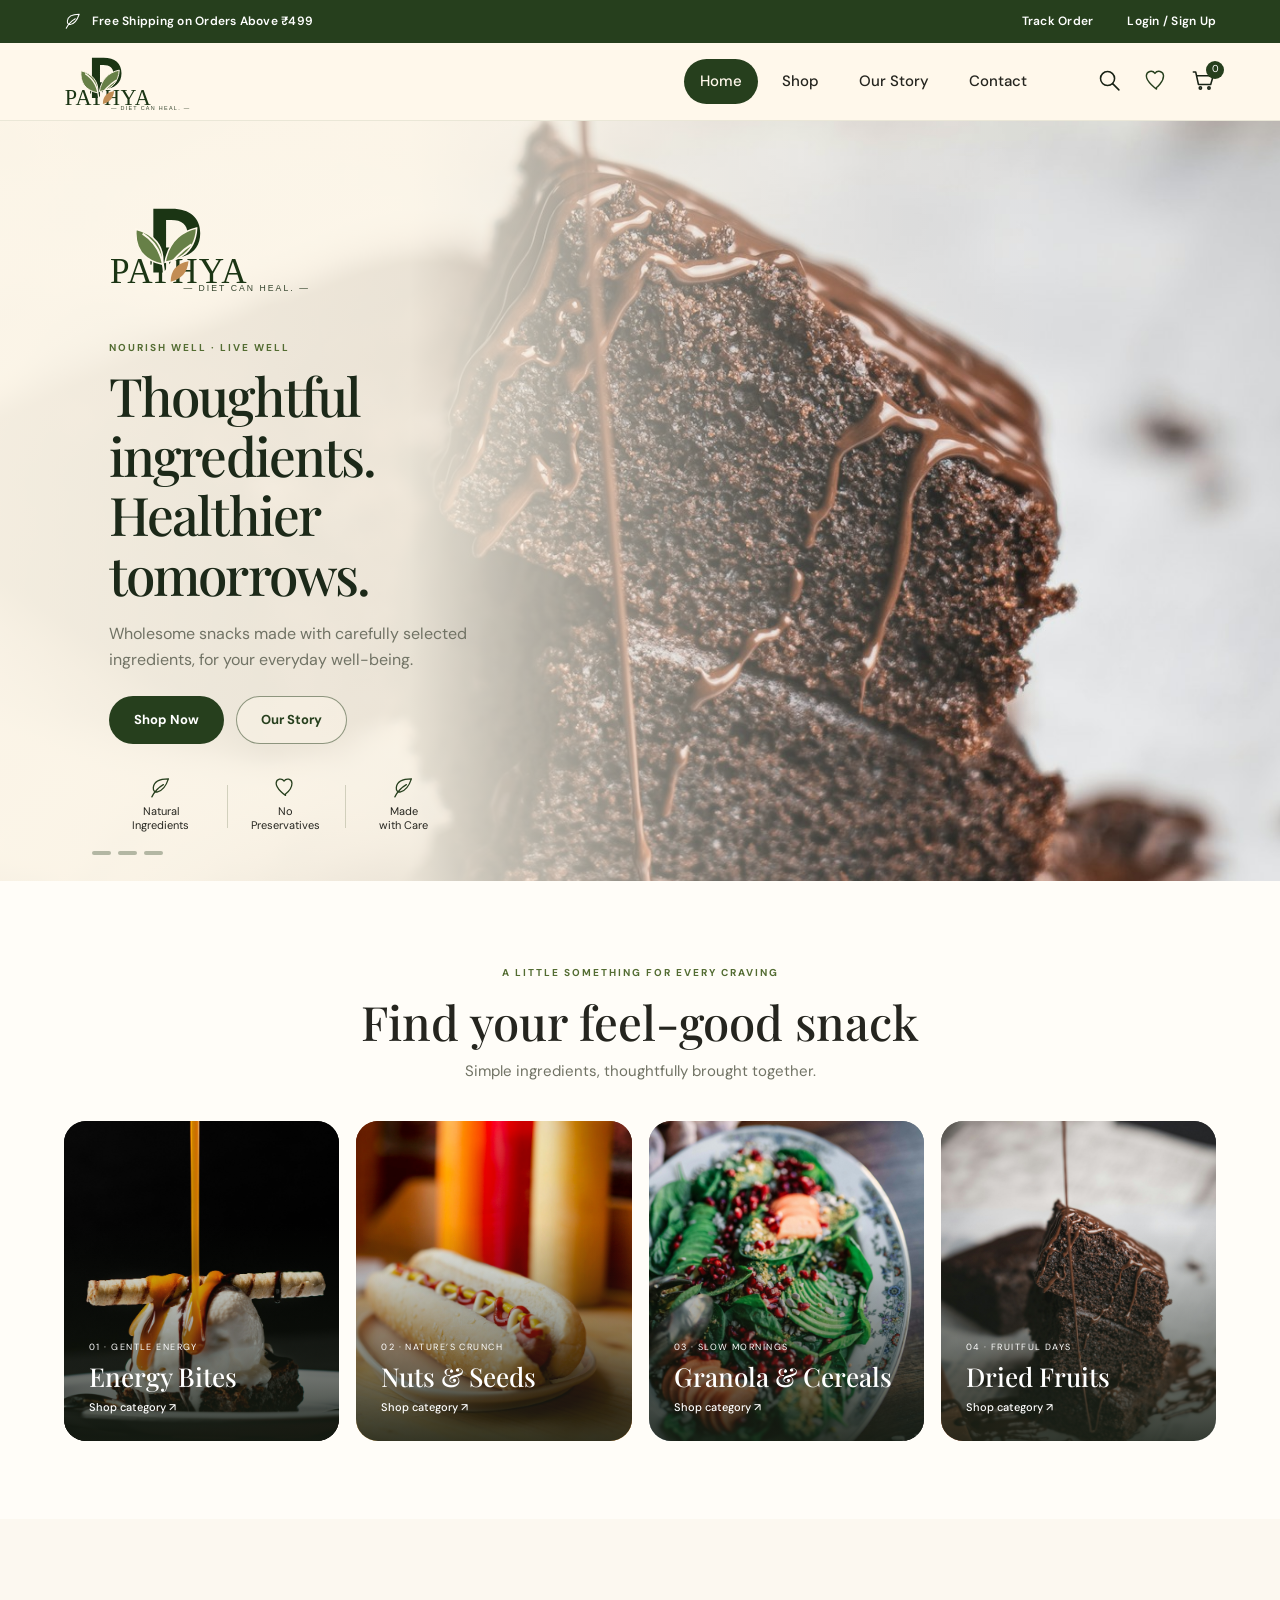
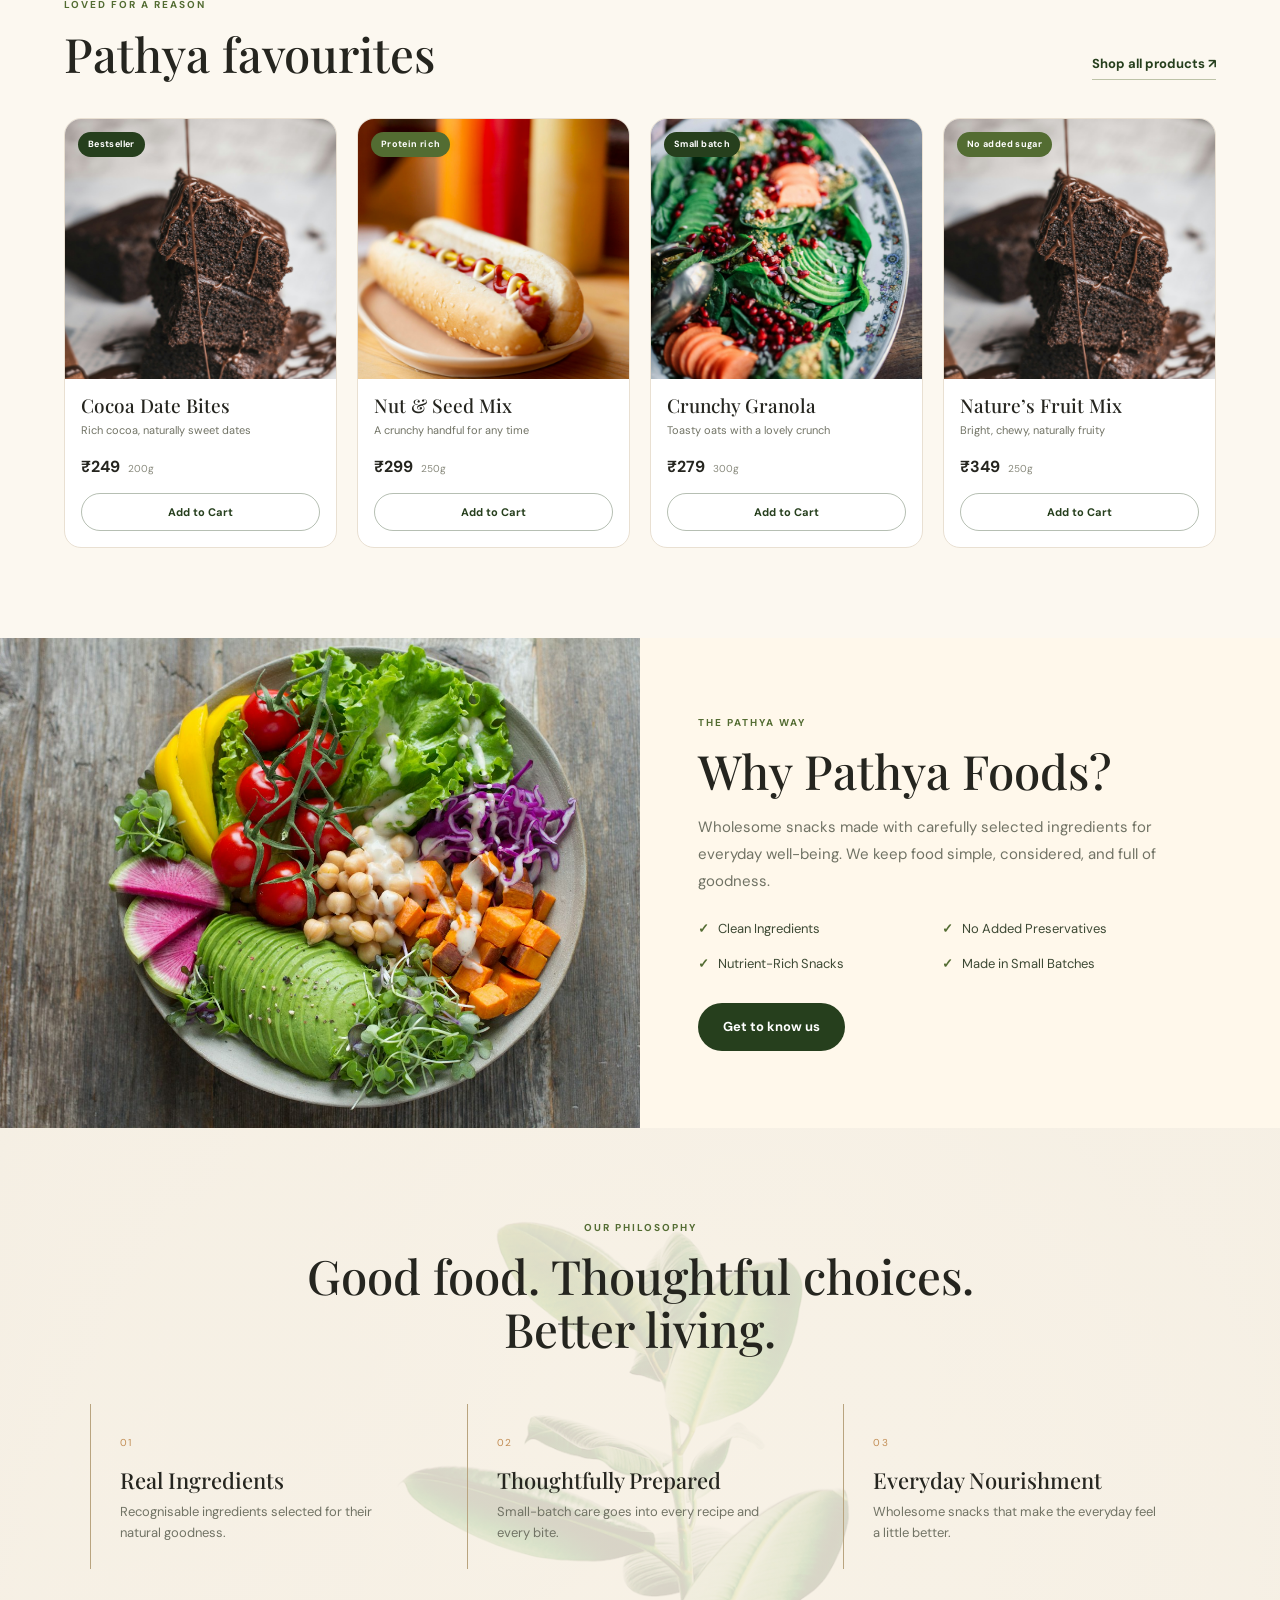
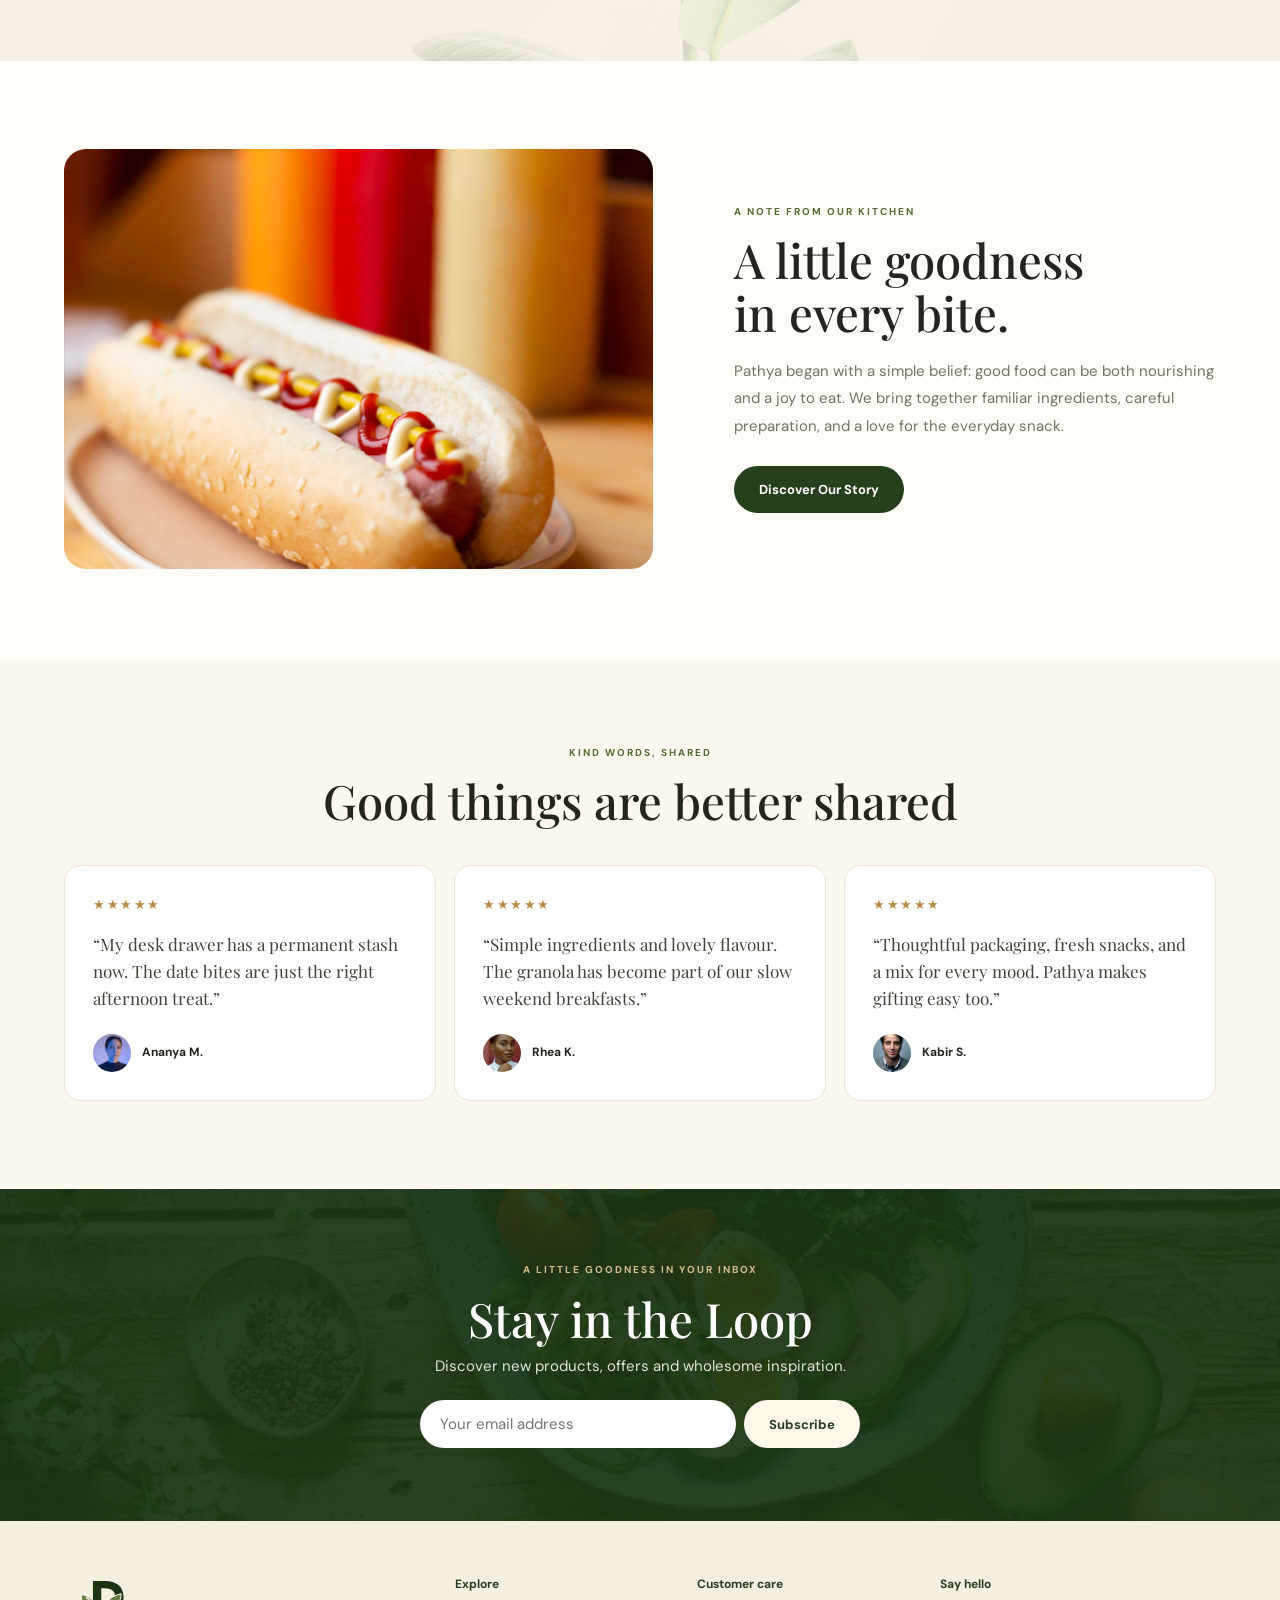
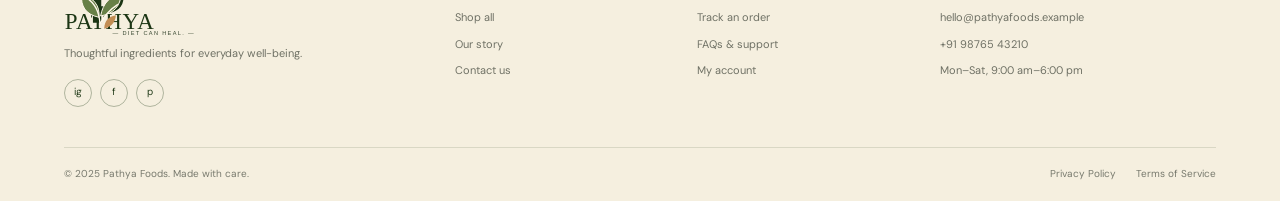
<file: index.html>
<!doctype html>
<html lang="en">
  <head>
    <meta charset="utf-8" />
    <meta name="viewport" content="width=device-width,initial-scale=1" />
    <meta name="theme-color" content="#263f1d" />
    <meta
      name="description"
      content="Thoughtful ingredients. Healthier tomorrows. Discover wholesome snacks from Pathya Foods."
    />
    <title>Pathya Foods | Diet Can Heal</title>
    <link rel="preconnect" href="https://fonts.googleapis.com" />
    <link rel="preconnect" href="https://fonts.gstatic.com" crossorigin />
    <link
      href="https://fonts.googleapis.com/css2?family=DM+Sans:wght@400;500;600;700&family=Playfair+Display:wght@500;600;700&display=swap"
      rel="stylesheet"
    />
    <link rel="stylesheet" href="css/style.css" />
    <link rel="stylesheet" href="css/responsive.css" />
  </head>
  <body>
    <div class="announcement">
      <span class="shipping"
        ><img src="assets/icons/leaf.svg" alt="" />Free Shipping on Orders Above
        ₹499</span
      >
      <div>
        <a href="pages/cart.html">Track Order</a
        ><a href="pages/login.html">Login / Sign Up</a>
      </div>
    </div>
    <header class="site-header">
      <a class="brand" href="index.html"
        ><img
          src="assets/images/logo.svg"
          alt="Pathya Foods — Diet Can Heal" /></a
      ><input class="menu-toggle" type="checkbox" id="menu-toggle" /><label
        class="menu-button"
        for="menu-toggle"
        aria-label="Toggle navigation"
        ><span></span><span></span><span></span
      ></label>
      <nav class="main-nav">
        <a class="current" href="index.html">Home</a
        ><a href="pages/shop.html">Shop</a
        ><a href="pages/our-story.html">Our Story</a
        ><a href="pages/contact.html">Contact</a>
      </nav>
      <div class="header-actions">
        <a href="pages/shop.html" aria-label="Search"
          ><img src="assets/icons/search.svg" alt="" /></a
        ><a href="pages/login.html" aria-label="Wishlist"
          ><img src="assets/icons/heart.svg" alt="" /></a
        ><a class="cart-link" href="pages/cart.html" aria-label="Cart"
          ><img src="assets/icons/cart.svg" alt="" /><span>0</span></a
        >
      </div>
    </header>
    <main>
      <section class="hero" aria-label="Welcome to Pathya Foods">
        <div class="hero-slides">
          <article class="hero-slide slide-one">
            <div class="hero-panel">
              <div class="hero-copy">
                <img
                  class="hero-logo"
                  src="assets/images/logo.svg"
                  alt="Pathya — Diet Can Heal"
                />
                <p class="eyebrow">NOURISH WELL · LIVE WELL</p>
                <h1>Thoughtful ingredients.<br />Healthier tomorrows.</h1>
                <p>
                  Wholesome snacks made with carefully selected ingredients, for
                  your everyday well-being.
                </p>
                <div class="hero-buttons">
                  <a class="button button-dark" href="pages/shop.html"
                    >Shop Now</a
                  ><a class="button button-outline" href="pages/our-story.html"
                    >Our Story</a
                  >
                </div>
                <div class="hero-values">
                  <span
                    ><img
                      src="assets/icons/leaf.svg"
                      alt=""
                    />Natural<br />Ingredients</span
                  ><span
                    ><img
                      src="assets/icons/heart.svg"
                      alt=""
                    />No<br />Preservatives</span
                  ><span
                    ><img src="assets/icons/leaf.svg" alt="" />Made<br />with
                    Care</span
                  >
                </div>
              </div>
            </div>
          </article>
          <article class="hero-slide slide-two">
            <div class="hero-panel">
              <div class="hero-copy">
                <img
                  class="hero-logo"
                  src="assets/images/logo.svg"
                  alt="Pathya — Diet Can Heal"
                />
                <p class="eyebrow">NATURE, SIMPLY</p>
                <h2>Nature’s goodness<br />in every bite.</h2>
                <p>
                  Honest ingredients and mindful recipes for little moments that
                  feel good.
                </p>
                <div class="hero-buttons">
                  <a class="button button-dark" href="pages/shop.html"
                    >Explore Snacks</a
                  ><a class="button button-outline" href="pages/our-story.html"
                    >Our Story</a
                  >
                </div>
                <div class="hero-values">
                  <span
                    ><img
                      src="assets/icons/leaf.svg"
                      alt=""
                    />Whole<br />Ingredients</span
                  ><span
                    ><img src="assets/icons/heart.svg" alt="" />No Artificial<br />Additives</span
                  ><span
                    ><img src="assets/icons/leaf.svg" alt="" />Made<br />with
                    Care</span
                  >
                </div>
              </div>
            </div>
          </article>
          <article class="hero-slide slide-three">
            <div class="hero-panel">
              <div class="hero-copy">
                <img
                  class="hero-logo"
                  src="assets/images/logo.svg"
                  alt="Pathya — Diet Can Heal"
                />
                <p class="eyebrow">A BETTER EVERYDAY BITE</p>
                <h2>Snack better.<br />Live naturally.</h2>
                <p>
                  Reach for a wholesome pick-me-up, made to fit your everyday
                  rhythm.
                </p>
                <div class="hero-buttons">
                  <a class="button button-dark" href="pages/shop.html"
                    >Find Your Snack</a
                  ><a class="button button-outline" href="pages/our-story.html"
                    >Our Story</a
                  >
                </div>
                <div class="hero-values">
                  <span
                    ><img
                      src="assets/icons/leaf.svg"
                      alt=""
                    />Natural<br />Ingredients</span
                  ><span
                    ><img src="assets/icons/heart.svg" alt="" />No Added<br />Preservatives</span
                  ><span
                    ><img src="assets/icons/leaf.svg" alt="" />Made<br />with
                    Care</span
                  >
                </div>
              </div>
            </div>
          </article>
        </div>
        <div class="slider-dots" aria-hidden="true"><i></i><i></i><i></i></div>
      </section>
      <section class="section categories-section">
        <div class="section-heading">
          <p class="eyebrow">A LITTLE SOMETHING FOR EVERY CRAVING</p>
          <h2>Find your feel-good snack</h2>
          <p>Simple ingredients, thoughtfully brought together.</p>
        </div>
        <div class="category-grid">
          <a class="category-card category-energy" href="pages/shop.html"
            ><span>01 · GENTLE ENERGY</span>
            <h3>Energy Bites</h3>
            <b>Shop category ↗</b></a
          ><a class="category-card category-nuts" href="pages/shop.html"
            ><span>02 · NATURE’S CRUNCH</span>
            <h3>Nuts &amp; Seeds</h3>
            <b>Shop category ↗</b></a
          ><a class="category-card category-granola" href="pages/shop.html"
            ><span>03 · SLOW MORNINGS</span>
            <h3>Granola &amp; Cereals</h3>
            <b>Shop category ↗</b></a
          ><a class="category-card category-fruit" href="pages/shop.html"
            ><span>04 · FRUITFUL DAYS</span>
            <h3>Dried Fruits</h3>
            <b>Shop category ↗</b></a
          >
        </div>
      </section>
      <section class="section product-section">
        <div class="section-heading split-heading">
          <div>
            <p class="eyebrow">LOVED FOR A REASON</p>
            <h2>Pathya favourites</h2>
          </div>
          <a class="text-link" href="pages/shop.html">Shop all products ↗</a>
        </div>
        <div class="product-grid">
          <article class="product-card">
            <a class="product-image" href="pages/product-details.html"
              ><img
                src="assets/images/products/cocoa-date-bites.jpg"
                alt="Cocoa date energy bites"
              /><span class="badge">Bestseller</span></a
            >
            <div class="product-info">
              <h3><a href="pages/product-details.html">Cocoa Date Bites</a></h3>
              <p>Rich cocoa, naturally sweet dates</p>
              <div><strong>₹249</strong><small>200g</small></div>
              <a class="small-button" href="pages/cart.html">Add to Cart</a>
            </div>
          </article>
          <article class="product-card">
            <a class="product-image" href="pages/product-details.html"
              ><img
                src="assets/images/products/nut-seed-mix.jpg"
                alt="Roasted nuts and seed mix"
              /><span class="badge badge-olive">Protein rich</span></a
            >
            <div class="product-info">
              <h3>
                <a href="pages/product-details.html">Nut &amp; Seed Mix</a>
              </h3>
              <p>A crunchy handful for any time</p>
              <div><strong>₹299</strong><small>250g</small></div>
              <a class="small-button" href="pages/cart.html">Add to Cart</a>
            </div>
          </article>
          <article class="product-card">
            <a class="product-image" href="pages/product-details.html"
              ><img
                src="assets/images/products/crunchy-granola.jpg"
                alt="Golden crunchy granola"
              /><span class="badge">Small batch</span></a
            >
            <div class="product-info">
              <h3><a href="pages/product-details.html">Crunchy Granola</a></h3>
              <p>Toasty oats with a lovely crunch</p>
              <div><strong>₹279</strong><small>300g</small></div>
              <a class="small-button" href="pages/cart.html">Add to Cart</a>
            </div>
          </article>
          <article class="product-card">
            <a class="product-image" href="pages/product-details.html"
              ><img
                src="assets/images/products/fruit-mix.jpg"
                alt="Colorful dried fruit mix"
              /><span class="badge badge-olive">No added sugar</span></a
            >
            <div class="product-info">
              <h3>
                <a href="pages/product-details.html">Nature’s Fruit Mix</a>
              </h3>
              <p>Bright, chewy, naturally fruity</p>
              <div><strong>₹349</strong><small>250g</small></div>
              <a class="small-button" href="pages/cart.html">Add to Cart</a>
            </div>
          </article>
        </div>
      </section>
      <section class="why-section">
        <div
          class="why-image"
          role="img"
          aria-label="A bowl of wholesome nuts and seeds"
        ></div>
        <div class="why-copy">
          <p class="eyebrow">THE PATHYA WAY</p>
          <h2>Why Pathya Foods?</h2>
          <p>
            Wholesome snacks made with carefully selected ingredients for
            everyday well-being. We keep food simple, considered, and full of
            goodness.
          </p>
          <ul class="check-list">
            <li>Clean Ingredients</li>
            <li>No Added Preservatives</li>
            <li>Nutrient-Rich Snacks</li>
            <li>Made in Small Batches</li>
          </ul>
          <a class="button button-dark" href="pages/our-story.html"
            >Get to know us</a
          >
        </div>
      </section>
      <section class="philosophy">
        <p class="eyebrow">OUR PHILOSOPHY</p>
        <h2>Good food. Thoughtful choices.<br />Better living.</h2>
        <div class="philosophy-grid">
          <article>
            <span>01</span>
            <h3>Real Ingredients</h3>
            <p>Recognisable ingredients selected for their natural goodness.</p>
          </article>
          <article>
            <span>02</span>
            <h3>Thoughtfully Prepared</h3>
            <p>Small-batch care goes into every recipe and every bite.</p>
          </article>
          <article>
            <span>03</span>
            <h3>Everyday Nourishment</h3>
            <p>Wholesome snacks that make the everyday feel a little better.</p>
          </article>
        </div>
      </section>
      <section class="story-preview section">
        <div class="story-photo"></div>
        <div class="story-copy">
          <p class="eyebrow">A NOTE FROM OUR KITCHEN</p>
          <h2>A little goodness<br />in every bite.</h2>
          <p>
            Pathya began with a simple belief: good food can be both nourishing
            and a joy to eat. We bring together familiar ingredients, careful
            preparation, and a love for the everyday snack.
          </p>
          <a class="button button-dark" href="pages/our-story.html"
            >Discover Our Story</a
          >
        </div>
      </section>
      <section class="reviews-section section">
        <div class="section-heading">
          <p class="eyebrow">KIND WORDS, SHARED</p>
          <h2>Good things are better shared</h2>
        </div>
        <div class="review-grid">
          <article class="review-card">
            <div class="stars">★★★★★</div>
            <p>
              “My desk drawer has a permanent stash now. The date bites are just
              the right afternoon treat.”
            </p>
            <div class="review-person">
              <img
                src="assets/images/customers/customer-1.jpg"
                alt="Customer Ananya"
              /><b>Ananya M.</b>
            </div>
          </article>
          <article class="review-card">
            <div class="stars">★★★★★</div>
            <p>
              “Simple ingredients and lovely flavour. The granola has become
              part of our slow weekend breakfasts.”
            </p>
            <div class="review-person">
              <img
                src="assets/images/customers/customer-2.jpg"
                alt="Customer Rhea"
              /><b>Rhea K.</b>
            </div>
          </article>
          <article class="review-card">
            <div class="stars">★★★★★</div>
            <p>
              “Thoughtful packaging, fresh snacks, and a mix for every mood.
              Pathya makes gifting easy too.”
            </p>
            <div class="review-person">
              <img
                src="assets/images/customers/customer-3.jpg"
                alt="Customer Kabir"
              /><b>Kabir S.</b>
            </div>
          </article>
        </div>
      </section>
      <section class="newsletter">
        <p class="eyebrow">A LITTLE GOODNESS IN YOUR INBOX</p>
        <h2>Stay in the Loop</h2>
        <p>Discover new products, offers and wholesome inspiration.</p>
        <form action="#" method="get">
          <label class="sr-only" for="newsletter-email">Email address</label
          ><input
            id="newsletter-email"
            type="email"
            placeholder="Your email address"
            required
          /><button class="button button-light" type="submit">Subscribe</button>
        </form>
      </section>
    </main>
    <footer class="site-footer">
      <div class="footer-main">
        <div class="footer-brand">
          <a href="index.html"
            ><img
              src="assets/images/logo.svg"
              alt="Pathya Foods — Diet Can Heal"
          /></a>
          <p>Thoughtful ingredients for everyday well-being.</p>
          <div class="socials">
            <a href="#instagram" aria-label="Instagram">ig</a
            ><a href="#facebook" aria-label="Facebook">f</a
            ><a href="#pinterest" aria-label="Pinterest">p</a>
          </div>
        </div>
        <div>
          <h3>Explore</h3>
          <a href="pages/shop.html">Shop all</a
          ><a href="pages/our-story.html">Our story</a
          ><a href="pages/contact.html">Contact us</a>
        </div>
        <div>
          <h3>Customer care</h3>
          <a href="pages/cart.html">Track an order</a
          ><a href="pages/contact.html">FAQs &amp; support</a
          ><a href="pages/login.html">My account</a>
        </div>
        <div>
          <h3>Say hello</h3>
          <a href="mailto:hello@pathyafoods.example"
            >hello@pathyafoods.example</a
          ><a href="tel:+919876543210">+91 98765 43210</a>
          <p>Mon–Sat, 9:00 am–6:00 pm</p>
        </div>
      </div>
      <div class="footer-bottom">
        <span>© 2025 Pathya Foods. Made with care.</span>
        <div>
          <a href="#privacy">Privacy Policy</a
          ><a href="#terms">Terms of Service</a>
        </div>
      </div>
    </footer>
  </body>
</html>
</file>
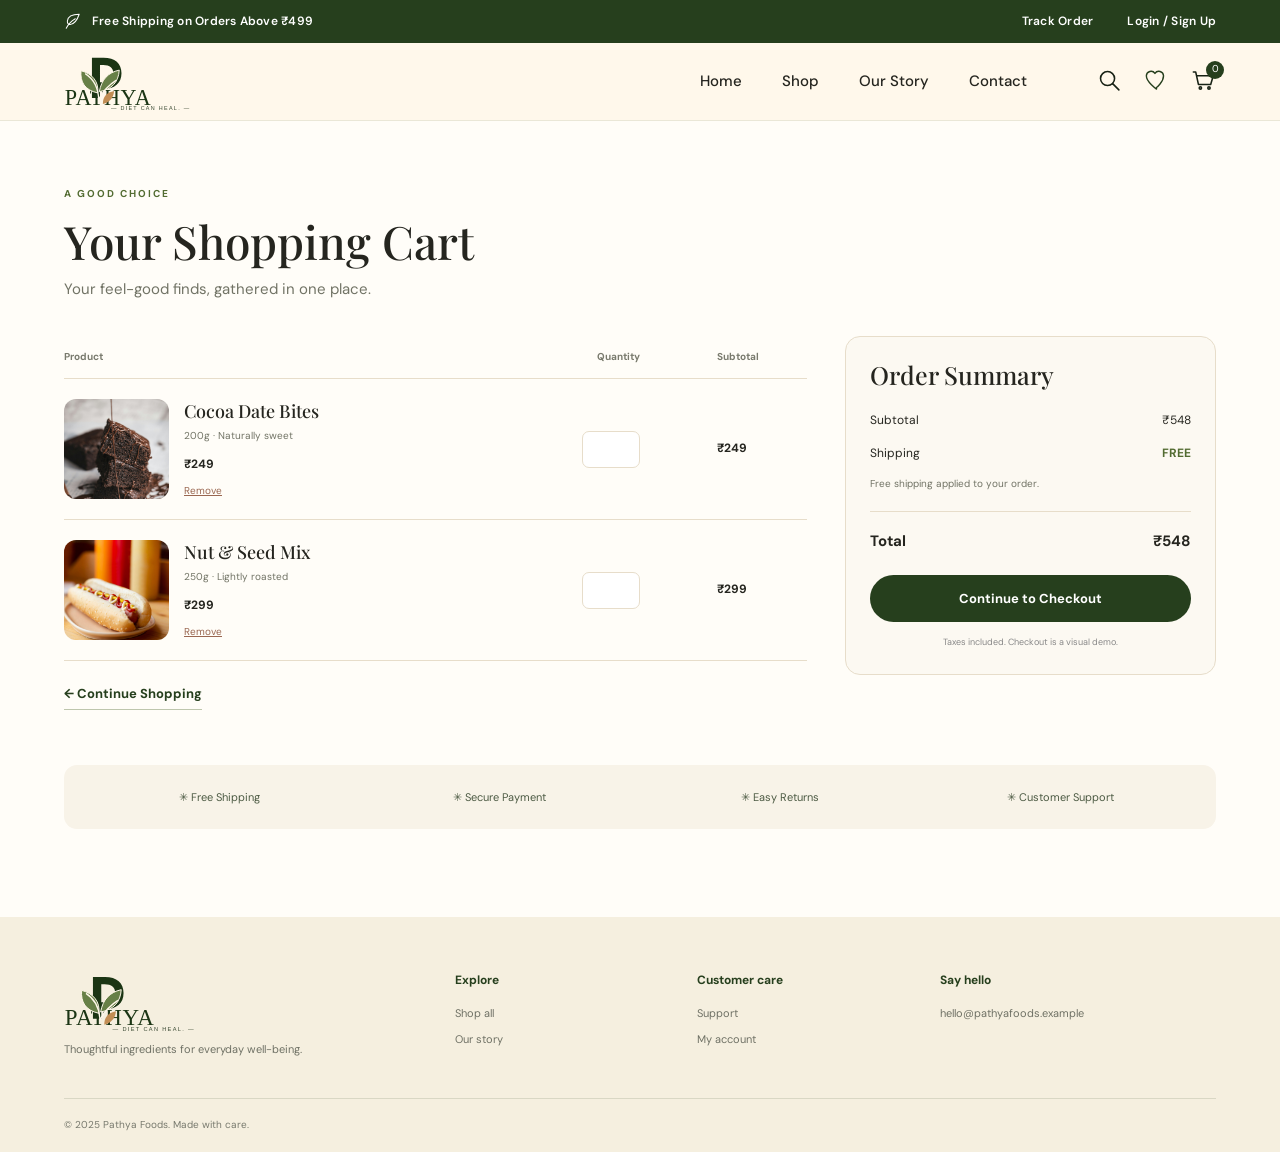
<file: pages/cart.html>
<!doctype html>
<html lang="en">
  <head>
    <meta charset="utf-8" />
    <meta name="viewport" content="width=device-width,initial-scale=1" />
    <title>Your Cart | Pathya Foods</title>
    <link
      href="https://fonts.googleapis.com/css2?family=DM+Sans:wght@400;500;600;700&family=Playfair+Display:wght@500;600;700&display=swap"
      rel="stylesheet"
    />
    <link rel="stylesheet" href="../css/style.css" />
    <link rel="stylesheet" href="../css/cart.css" />
    <link rel="stylesheet" href="../css/responsive.css" />
  </head>
  <body>
    <div class="announcement">
      <span class="shipping"
        ><img src="../assets/icons/leaf.svg" alt="" />Free Shipping on Orders
        Above ₹499</span
      >
      <div>
        <a href="cart.html">Track Order</a
        ><a href="login.html">Login / Sign Up</a>
      </div>
    </div>
    <header class="site-header">
      <a class="brand" href="../index.html"
        ><img
          src="../assets/images/logo.svg"
          alt="Pathya Foods — Diet Can Heal" /></a
      ><input class="menu-toggle" type="checkbox" id="menu-toggle" /><label
        class="menu-button"
        for="menu-toggle"
        aria-label="Toggle navigation"
        ><span></span><span></span><span></span
      ></label>
      <nav class="main-nav">
        <a href="../index.html">Home</a><a href="shop.html">Shop</a
        ><a href="our-story.html">Our Story</a
        ><a href="contact.html">Contact</a>
      </nav>
      <div class="header-actions">
        <a href="shop.html" aria-label="Search"
          ><img src="../assets/icons/search.svg" alt="" /></a
        ><a href="login.html" aria-label="Wishlist"
          ><img src="../assets/icons/heart.svg" alt="" /></a
        ><a class="cart-link" href="cart.html" aria-label="Cart"
          ><img src="../assets/icons/cart.svg" alt="" /><span>0</span></a
        >
      </div>
    </header>
    <main class="cart-page section">
      <div class="section-heading">
        <p class="eyebrow">A GOOD CHOICE</p>
        <h1>Your Shopping Cart</h1>
        <p>Your feel-good finds, gathered in one place.</p>
      </div>
      <div class="cart-layout">
        <section class="cart-items">
          <div class="cart-table-head">
            <span>Product</span><span>Quantity</span><span>Subtotal</span>
          </div>
          <article class="cart-item">
            <img
              src="../assets/images/products/cocoa-date-bites.jpg"
              alt="Cocoa Date Bites"
            />
            <div class="cart-product">
              <h2>Cocoa Date Bites</h2>
              <p>200g · Naturally sweet</p>
              <strong>₹249</strong><a href="#remove">Remove</a>
            </div>
            <label class="cart-qty"
              >Quantity
              <input
                type="number"
                min="1"
                value="1"
                aria-label="Cocoa bites quantity" /></label
            ><strong class="item-subtotal">₹249</strong>
          </article>
          <article class="cart-item">
            <img
              src="../assets/images/products/nut-seed-mix.jpg"
              alt="Nut and Seed Mix"
            />
            <div class="cart-product">
              <h2>Nut &amp; Seed Mix</h2>
              <p>250g · Lightly roasted</p>
              <strong>₹299</strong><a href="#remove">Remove</a>
            </div>
            <label class="cart-qty"
              >Quantity
              <input
                type="number"
                min="1"
                value="1"
                aria-label="Nut mix quantity" /></label
            ><strong class="item-subtotal">₹299</strong>
          </article>
          <a class="text-link continue-shopping" href="shop.html"
            >← Continue Shopping</a
          >
        </section>
        <aside class="order-summary">
          <h2>Order Summary</h2>
          <div><span>Subtotal</span><span>₹548</span></div>
          <div>
            <span>Shipping</span><span class="free-shipping">FREE</span>
          </div>
          <p>Free shipping applied to your order.</p>
          <div class="summary-total">
            <strong>Total</strong><strong>₹548</strong>
          </div>
          <a class="button button-dark" href="#checkout">Continue to Checkout</a
          ><small>Taxes included. Checkout is a visual demo.</small>
        </aside>
      </div>
      <div class="service-promises">
        <span>✳ Free Shipping</span><span>✳ Secure Payment</span
        ><span>✳ Easy Returns</span><span>✳ Customer Support</span>
      </div>
    </main>
    <footer class="site-footer">
      <div class="footer-main">
        <div class="footer-brand">
          <a href="../index.html"
            ><img src="../assets/images/logo.svg" alt="Pathya Foods"
          /></a>
          <p>Thoughtful ingredients for everyday well-being.</p>
        </div>
        <div>
          <h3>Explore</h3>
          <a href="shop.html">Shop all</a><a href="our-story.html">Our story</a>
        </div>
        <div>
          <h3>Customer care</h3>
          <a href="contact.html">Support</a><a href="login.html">My account</a>
        </div>
        <div>
          <h3>Say hello</h3>
          <a href="mailto:hello@pathyafoods.example"
            >hello@pathyafoods.example</a
          >
        </div>
      </div>
      <div class="footer-bottom">
        <span>© 2025 Pathya Foods. Made with care.</span>
      </div>
    </footer>
  </body>
</html>
</file>
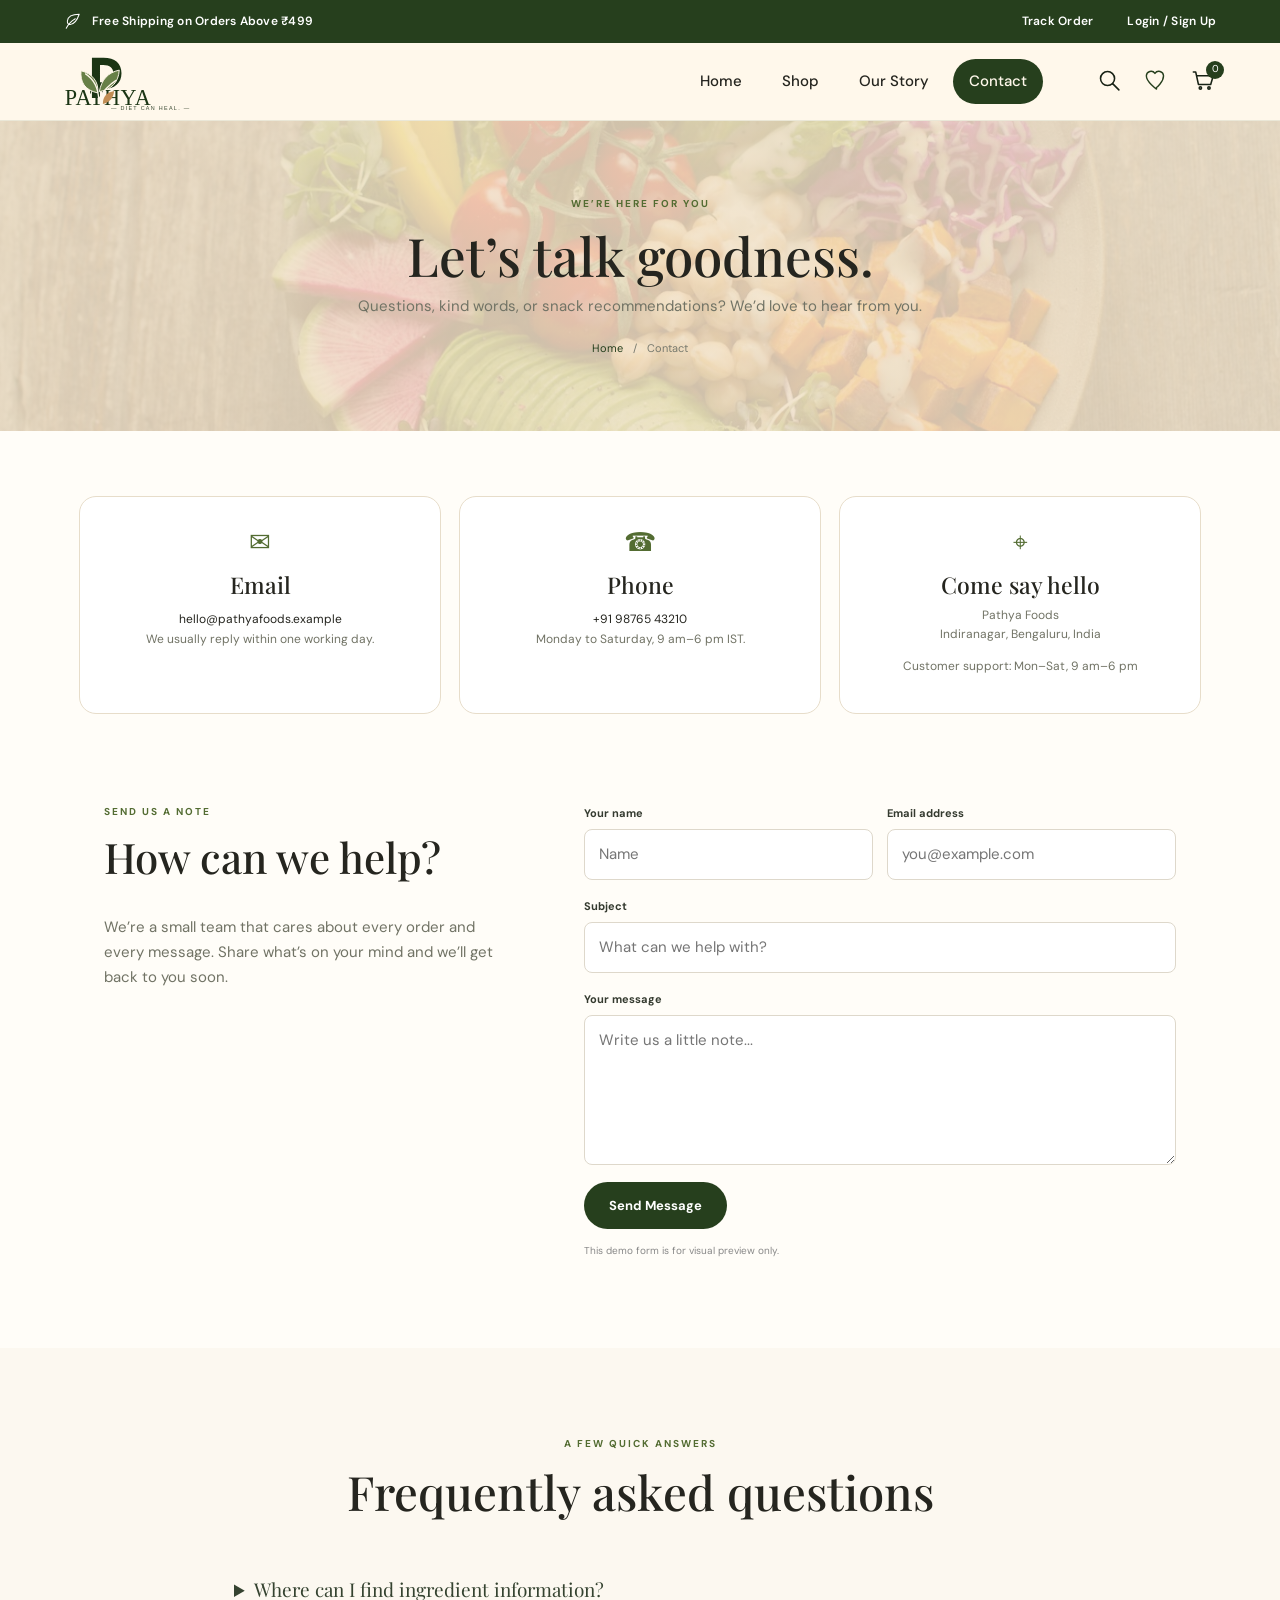
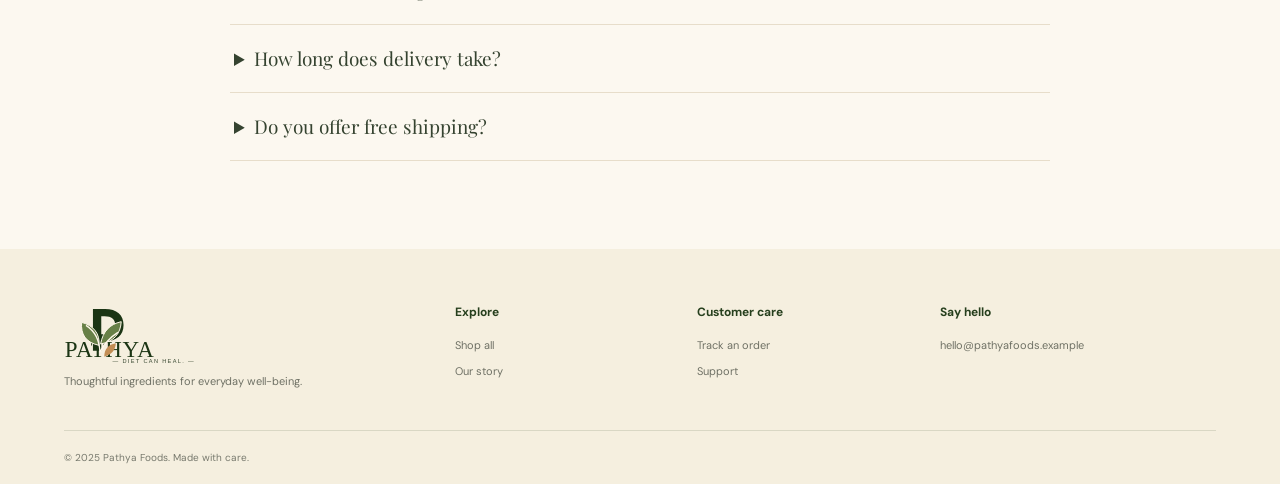
<file: pages/contact.html>
<!doctype html>
<html lang="en">
  <head>
    <meta charset="utf-8" />
    <meta name="viewport" content="width=device-width,initial-scale=1" />
    <title>Contact | Pathya Foods</title>
    <link
      href="https://fonts.googleapis.com/css2?family=DM+Sans:wght@400;500;600;700&family=Playfair+Display:wght@500;600;700&display=swap"
      rel="stylesheet"
    />
    <link rel="stylesheet" href="../css/style.css" />
    <link rel="stylesheet" href="../css/responsive.css" />
  </head>
  <body>
    <div class="announcement">
      <span class="shipping"
        ><img src="../assets/icons/leaf.svg" alt="" />Free Shipping on Orders
        Above ₹499</span
      >
      <div>
        <a href="cart.html">Track Order</a
        ><a href="login.html">Login / Sign Up</a>
      </div>
    </div>
    <header class="site-header">
      <a class="brand" href="../index.html"
        ><img
          src="../assets/images/logo.svg"
          alt="Pathya Foods — Diet Can Heal" /></a
      ><input class="menu-toggle" type="checkbox" id="menu-toggle" /><label
        class="menu-button"
        for="menu-toggle"
        aria-label="Toggle navigation"
        ><span></span><span></span><span></span
      ></label>
      <nav class="main-nav">
        <a href="../index.html">Home</a><a href="shop.html">Shop</a
        ><a href="our-story.html">Our Story</a
        ><a class="current" href="contact.html">Contact</a>
      </nav>
      <div class="header-actions">
        <a href="shop.html" aria-label="Search"
          ><img src="../assets/icons/search.svg" alt="" /></a
        ><a href="login.html" aria-label="Wishlist"
          ><img src="../assets/icons/heart.svg" alt="" /></a
        ><a class="cart-link" href="cart.html" aria-label="Cart"
          ><img src="../assets/icons/cart.svg" alt="" /><span>0</span></a
        >
      </div>
    </header>
    <main>
      <section class="page-banner contact-banner">
        <p class="eyebrow">WE’RE HERE FOR YOU</p>
        <h1>Let’s talk goodness.</h1>
        <p>
          Questions, kind words, or snack recommendations? We’d love to hear
          from you.
        </p>
        <div class="breadcrumbs">
          <a href="../index.html">Home</a><span>/</span>Contact
        </div>
      </section>
      <section class="contact-cards section">
        <article>
          <span>✉</span>
          <h2>Email</h2>
          <a href="mailto:hello@pathyafoods.example"
            >hello@pathyafoods.example</a
          >
          <p>We usually reply within one working day.</p>
        </article>
        <article>
          <span>☎</span>
          <h2>Phone</h2>
          <a href="tel:+919876543210">+91 98765 43210</a>
          <p>Monday to Saturday, 9 am–6 pm IST.</p>
        </article>
        <article>
          <span>⌖</span>
          <h2>Come say hello</h2>
          <p>Pathya Foods<br />Indiranagar, Bengaluru, India</p>
          <p>Customer support: Mon–Sat, 9 am–6 pm</p>
        </article>
      </section>
      <section class="contact-main section">
        <div class="contact-intro">
          <p class="eyebrow">SEND US A NOTE</p>
          <h2>How can we help?</h2>
          <p>
            We’re a small team that cares about every order and every message.
            Share what’s on your mind and we’ll get back to you soon.
          </p>
          <div class="contact-decoration"></div>
        </div>
        <form class="contact-form" action="#" method="get">
          <div class="form-two">
            <div>
              <label for="contact-name">Your name</label
              ><input
                id="contact-name"
                type="text"
                placeholder="Name"
                required
              />
            </div>
            <div>
              <label for="contact-email">Email address</label
              ><input
                id="contact-email"
                type="email"
                placeholder="you@example.com"
                required
              />
            </div>
          </div>
          <label for="subject">Subject</label
          ><input
            id="subject"
            type="text"
            placeholder="What can we help with?"
            required
          /><label for="message">Your message</label
          ><textarea
            id="message"
            rows="5"
            placeholder="Write us a little note..."
            required
          ></textarea
          ><button class="button button-dark" type="submit">Send Message</button
          ><small class="form-note"
            >This demo form is for visual preview only.</small
          >
        </form>
      </section>
      <section class="faq-section section">
        <div class="section-heading">
          <p class="eyebrow">A FEW QUICK ANSWERS</p>
          <h2>Frequently asked questions</h2>
        </div>
        <div class="faq-list">
          <details>
            <summary>Where can I find ingredient information?</summary>
            <p>
              Each product page lists its ingredients and nutrition details. If
              you have a specific dietary question, send us a note.
            </p>
          </details>
          <details>
            <summary>How long does delivery take?</summary>
            <p>
              Orders are typically prepared within 1–2 business days. Delivery
              timing depends on your location.
            </p>
          </details>
          <details>
            <summary>Do you offer free shipping?</summary>
            <p>Yes, shipping is on us for orders above ₹499.</p>
          </details>
        </div>
      </section>
    </main>
    <footer class="site-footer">
      <div class="footer-main">
        <div class="footer-brand">
          <a href="../index.html"
            ><img src="../assets/images/logo.svg" alt="Pathya Foods"
          /></a>
          <p>Thoughtful ingredients for everyday well-being.</p>
        </div>
        <div>
          <h3>Explore</h3>
          <a href="shop.html">Shop all</a><a href="our-story.html">Our story</a>
        </div>
        <div>
          <h3>Customer care</h3>
          <a href="cart.html">Track an order</a
          ><a href="contact.html">Support</a>
        </div>
        <div>
          <h3>Say hello</h3>
          <a href="mailto:hello@pathyafoods.example"
            >hello@pathyafoods.example</a
          >
        </div>
      </div>
      <div class="footer-bottom">
        <span>© 2025 Pathya Foods. Made with care.</span>
      </div>
    </footer>
  </body>
</html>
</file>
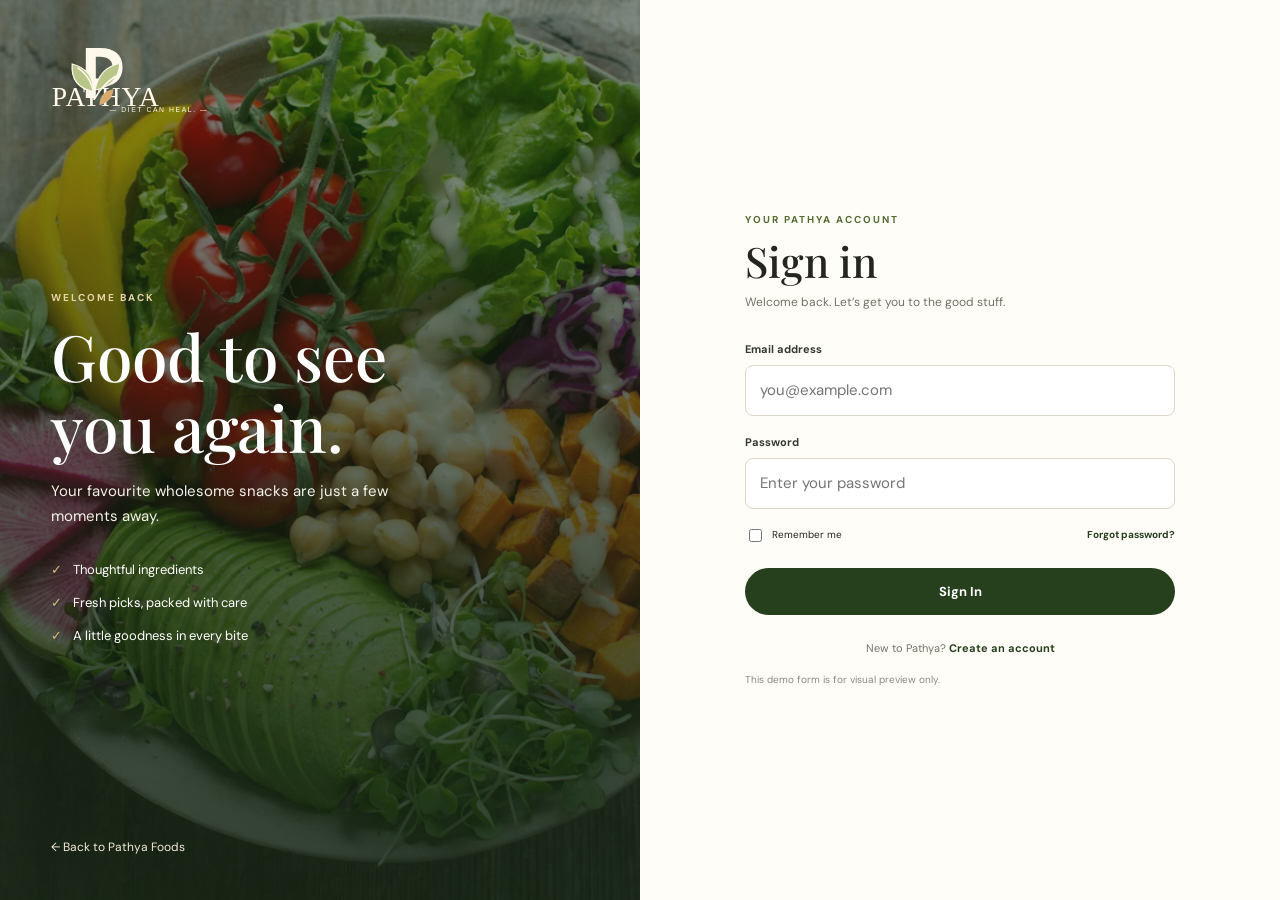
<file: pages/login.html>
<!doctype html>
<html lang="en">
  <head>
    <meta charset="utf-8" />
    <meta name="viewport" content="width=device-width,initial-scale=1" />
    <title>Sign In | Pathya Foods</title>
    <link
      href="https://fonts.googleapis.com/css2?family=DM+Sans:wght@400;500;600;700&family=Playfair+Display:wght@500;600;700&display=swap"
      rel="stylesheet"
    />
    <link rel="stylesheet" href="../css/style.css" />
    <link rel="stylesheet" href="../css/auth.css" />
    <link rel="stylesheet" href="../css/responsive.css" />
  </head>
  <body>
    <main class="auth-layout">
      <section class="auth-visual">
        <a href="../index.html"
          ><img
            src="../assets/images/logo-light.svg"
            alt="Pathya Foods — Diet Can Heal"
        /></a>
        <div>
          <p class="eyebrow">WELCOME BACK</p>
          <h1>Good to see<br />you again.</h1>
          <p>Your favourite wholesome snacks are just a few moments away.</p>
          <ul>
            <li>Thoughtful ingredients</li>
            <li>Fresh picks, packed with care</li>
            <li>A little goodness in every bite</li>
          </ul>
        </div>
        <a class="back-home" href="../index.html">← Back to Pathya Foods</a>
      </section>
      <section class="auth-main">
        <form class="auth-card" action="#" method="get">
          <p class="eyebrow">YOUR PATHYA ACCOUNT</p>
          <h2>Sign in</h2>
          <p>Welcome back. Let’s get you to the good stuff.</p>
          <label for="email">Email address</label
          ><input
            id="email"
            type="email"
            placeholder="you@example.com"
            autocomplete="email"
            required
          /><label for="password">Password</label
          ><input
            id="password"
            type="password"
            placeholder="Enter your password"
            autocomplete="current-password"
            required
          />
          <div class="form-options">
            <label><input type="checkbox" /> Remember me</label
            ><a href="#forgot">Forgot password?</a>
          </div>
          <button class="button button-dark" type="submit">Sign In</button>
          <p class="auth-switch">
            New to Pathya? <a href="register.html">Create an account</a>
          </p>
          <small class="form-note"
            >This demo form is for visual preview only.</small
          >
        </form>
      </section>
    </main>
  </body>
</html>
</file>
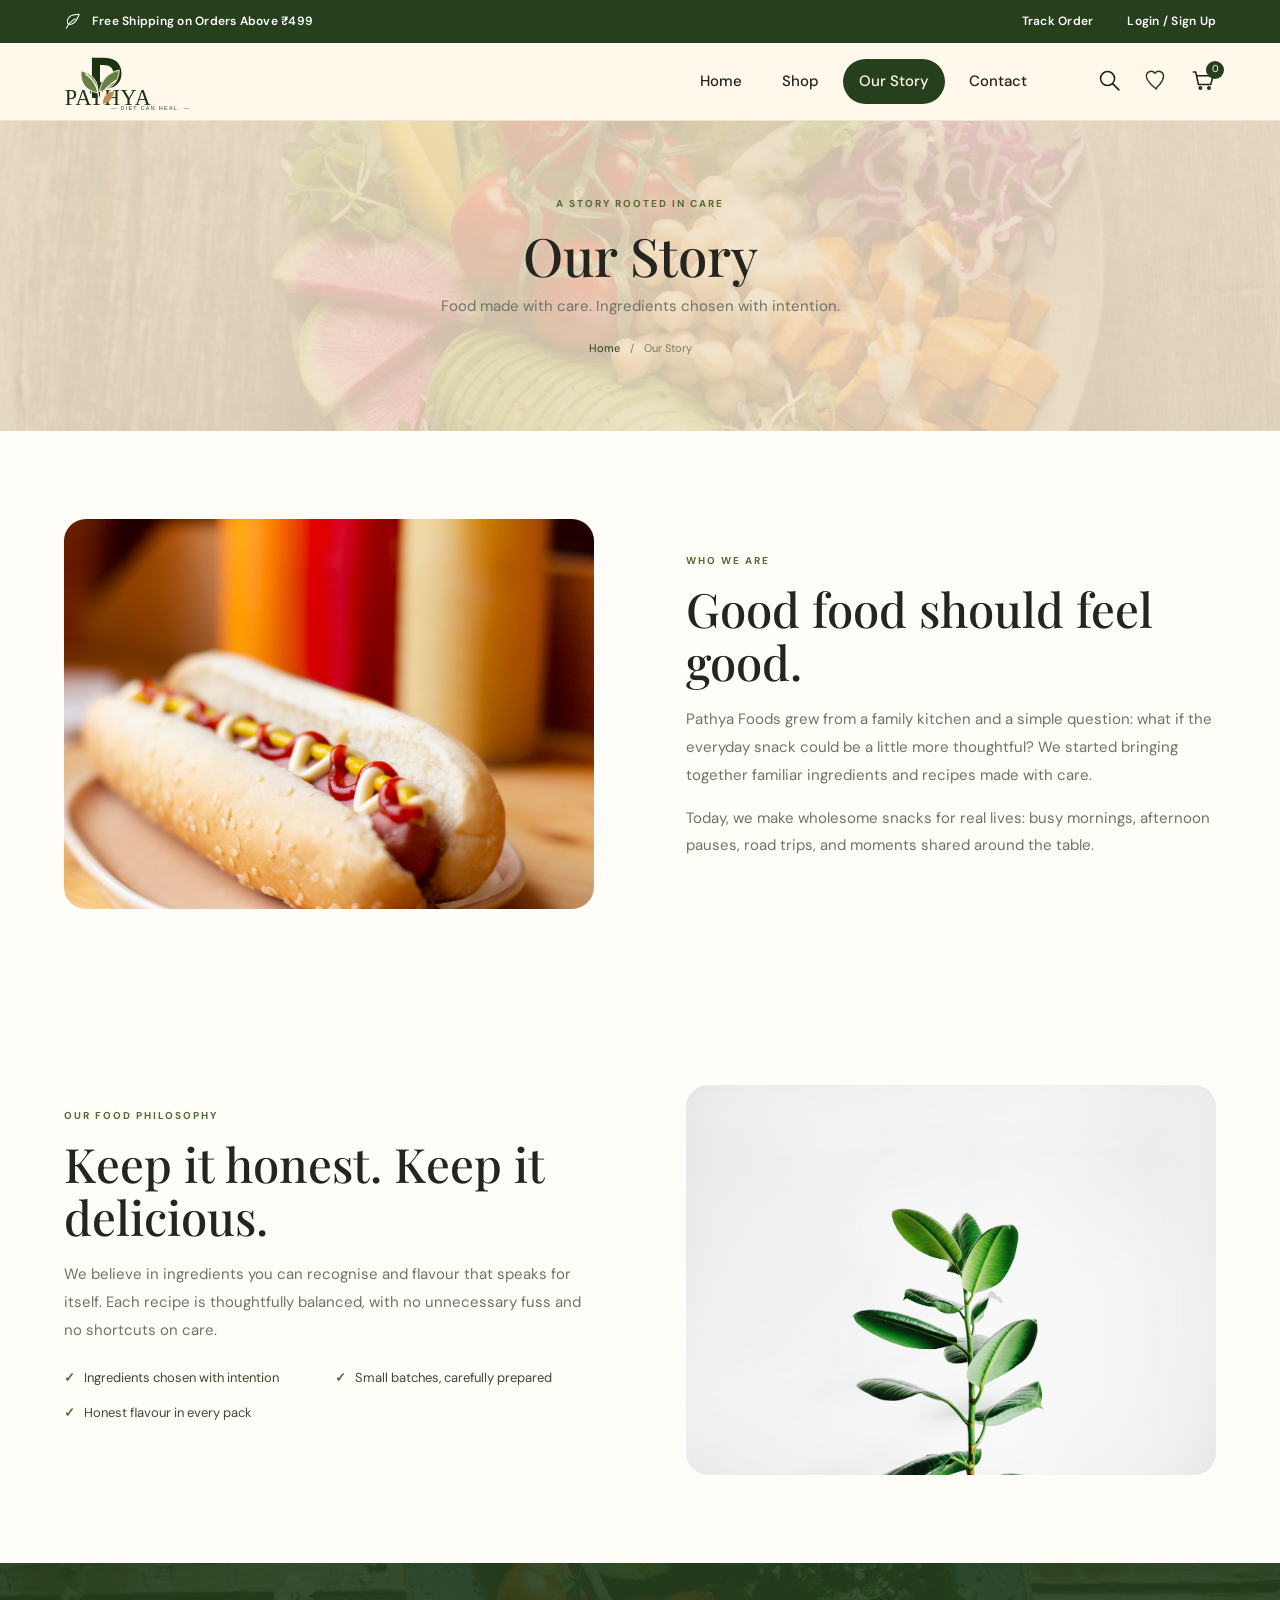
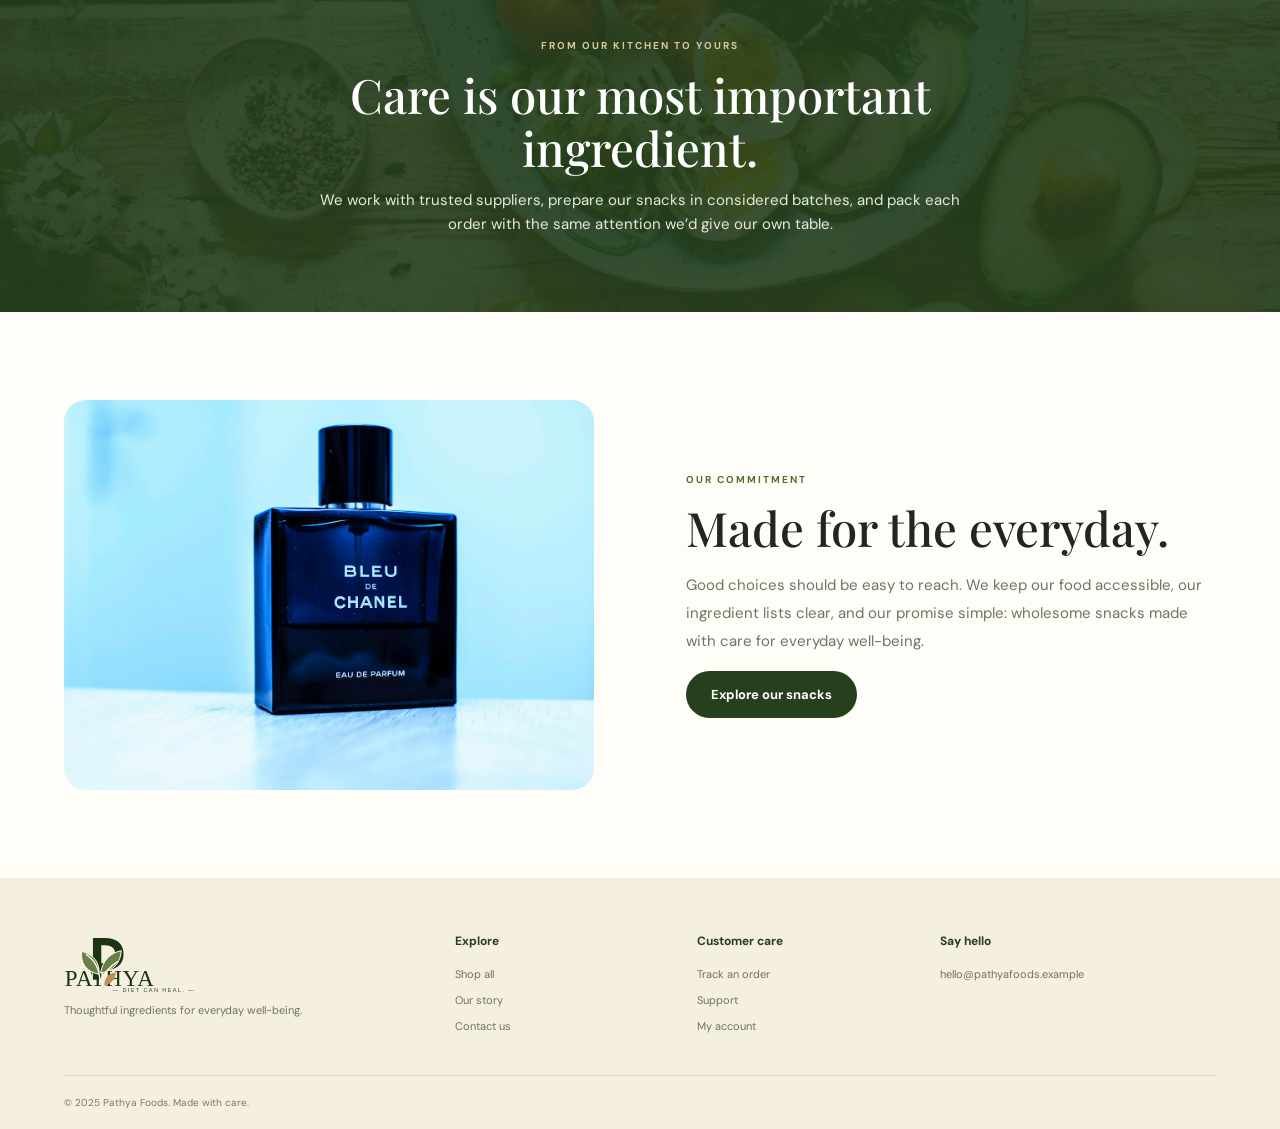
<file: pages/our-story.html>
<!doctype html>
<html lang="en">
  <head>
    <meta charset="utf-8" />
    <meta name="viewport" content="width=device-width,initial-scale=1" />
    <title>Our Story | Pathya Foods</title>
    <link
      href="https://fonts.googleapis.com/css2?family=DM+Sans:wght@400;500;600;700&family=Playfair+Display:wght@500;600;700&display=swap"
      rel="stylesheet"
    />
    <link rel="stylesheet" href="../css/style.css" />
    <link rel="stylesheet" href="../css/responsive.css" />
  </head>
  <body>
    <div class="announcement">
      <span class="shipping"
        ><img src="../assets/icons/leaf.svg" alt="" />Free Shipping on Orders
        Above ₹499</span
      >
      <div>
        <a href="cart.html">Track Order</a
        ><a href="login.html">Login / Sign Up</a>
      </div>
    </div>
    <header class="site-header">
      <a class="brand" href="../index.html"
        ><img
          src="../assets/images/logo.svg"
          alt="Pathya Foods — Diet Can Heal" /></a
      ><input class="menu-toggle" type="checkbox" id="menu-toggle" /><label
        class="menu-button"
        for="menu-toggle"
        aria-label="Toggle navigation"
        ><span></span><span></span><span></span
      ></label>
      <nav class="main-nav">
        <a href="../index.html">Home</a><a href="shop.html">Shop</a
        ><a class="current" href="our-story.html">Our Story</a
        ><a href="contact.html">Contact</a>
      </nav>
      <div class="header-actions">
        <a href="shop.html" aria-label="Search"
          ><img src="../assets/icons/search.svg" alt="" /></a
        ><a href="login.html" aria-label="Wishlist"
          ><img src="../assets/icons/heart.svg" alt="" /></a
        ><a class="cart-link" href="cart.html" aria-label="Cart"
          ><img src="../assets/icons/cart.svg" alt="" /><span>0</span></a
        >
      </div>
    </header>
    <main>
      <section class="story-hero">
        <p class="eyebrow">A STORY ROOTED IN CARE</p>
        <h1>Our Story</h1>
        <p>Food made with care. Ingredients chosen with intention.</p>
        <div class="breadcrumbs">
          <a href="../index.html">Home</a><span>/</span>Our Story
        </div>
      </section>
      <section class="story-row section">
        <div class="story-image story-who"></div>
        <div class="story-text">
          <p class="eyebrow">WHO WE ARE</p>
          <h2>Good food should feel good.</h2>
          <p>
            Pathya Foods grew from a family kitchen and a simple question: what
            if the everyday snack could be a little more thoughtful? We started
            bringing together familiar ingredients and recipes made with care.
          </p>
          <p>
            Today, we make wholesome snacks for real lives: busy mornings,
            afternoon pauses, road trips, and moments shared around the table.
          </p>
        </div>
      </section>
      <section class="story-row story-reverse section">
        <div class="story-image story-philosophy-image"></div>
        <div class="story-text">
          <p class="eyebrow">OUR FOOD PHILOSOPHY</p>
          <h2>Keep it honest. Keep it delicious.</h2>
          <p>
            We believe in ingredients you can recognise and flavour that speaks
            for itself. Each recipe is thoughtfully balanced, with no
            unnecessary fuss and no shortcuts on care.
          </p>
          <ul class="check-list">
            <li>Ingredients chosen with intention</li>
            <li>Small batches, carefully prepared</li>
            <li>Honest flavour in every pack</li>
          </ul>
        </div>
      </section>
      <section class="quality-band">
        <p class="eyebrow">FROM OUR KITCHEN TO YOURS</p>
        <h2>Care is our most important ingredient.</h2>
        <p>
          We work with trusted suppliers, prepare our snacks in considered
          batches, and pack each order with the same attention we’d give our own
          table.
        </p>
      </section>
      <section class="story-row section">
        <div class="story-image story-making"></div>
        <div class="story-text">
          <p class="eyebrow">OUR COMMITMENT</p>
          <h2>Made for the everyday.</h2>
          <p>
            Good choices should be easy to reach. We keep our food accessible,
            our ingredient lists clear, and our promise simple: wholesome snacks
            made with care for everyday well-being.
          </p>
          <a class="button button-dark" href="shop.html">Explore our snacks</a>
        </div>
      </section>
    </main>
    <footer class="site-footer">
      <div class="footer-main">
        <div class="footer-brand">
          <a href="../index.html"
            ><img src="../assets/images/logo.svg" alt="Pathya Foods"
          /></a>
          <p>Thoughtful ingredients for everyday well-being.</p>
        </div>
        <div>
          <h3>Explore</h3>
          <a href="shop.html">Shop all</a><a href="our-story.html">Our story</a
          ><a href="contact.html">Contact us</a>
        </div>
        <div>
          <h3>Customer care</h3>
          <a href="cart.html">Track an order</a
          ><a href="contact.html">Support</a><a href="login.html">My account</a>
        </div>
        <div>
          <h3>Say hello</h3>
          <a href="mailto:hello@pathyafoods.example"
            >hello@pathyafoods.example</a
          >
        </div>
      </div>
      <div class="footer-bottom">
        <span>© 2025 Pathya Foods. Made with care.</span>
      </div>
    </footer>
  </body>
</html>
</file>
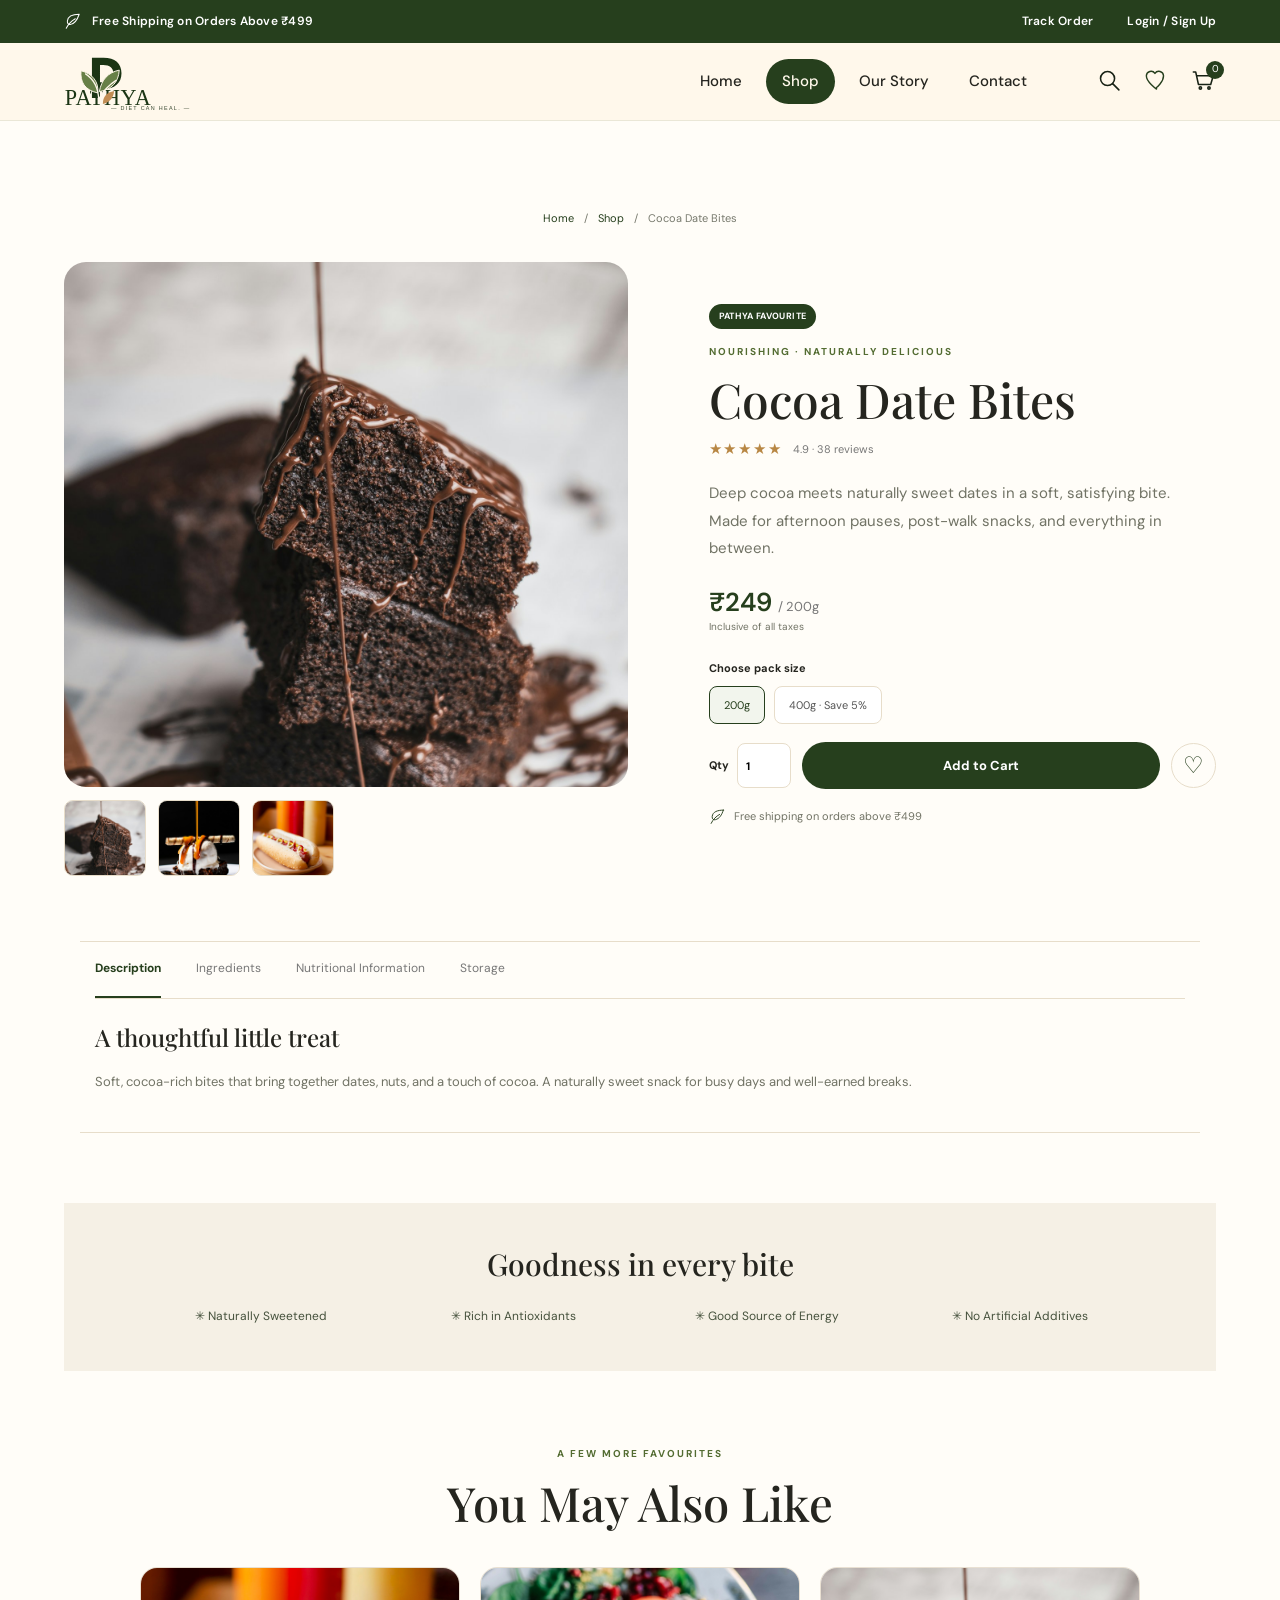
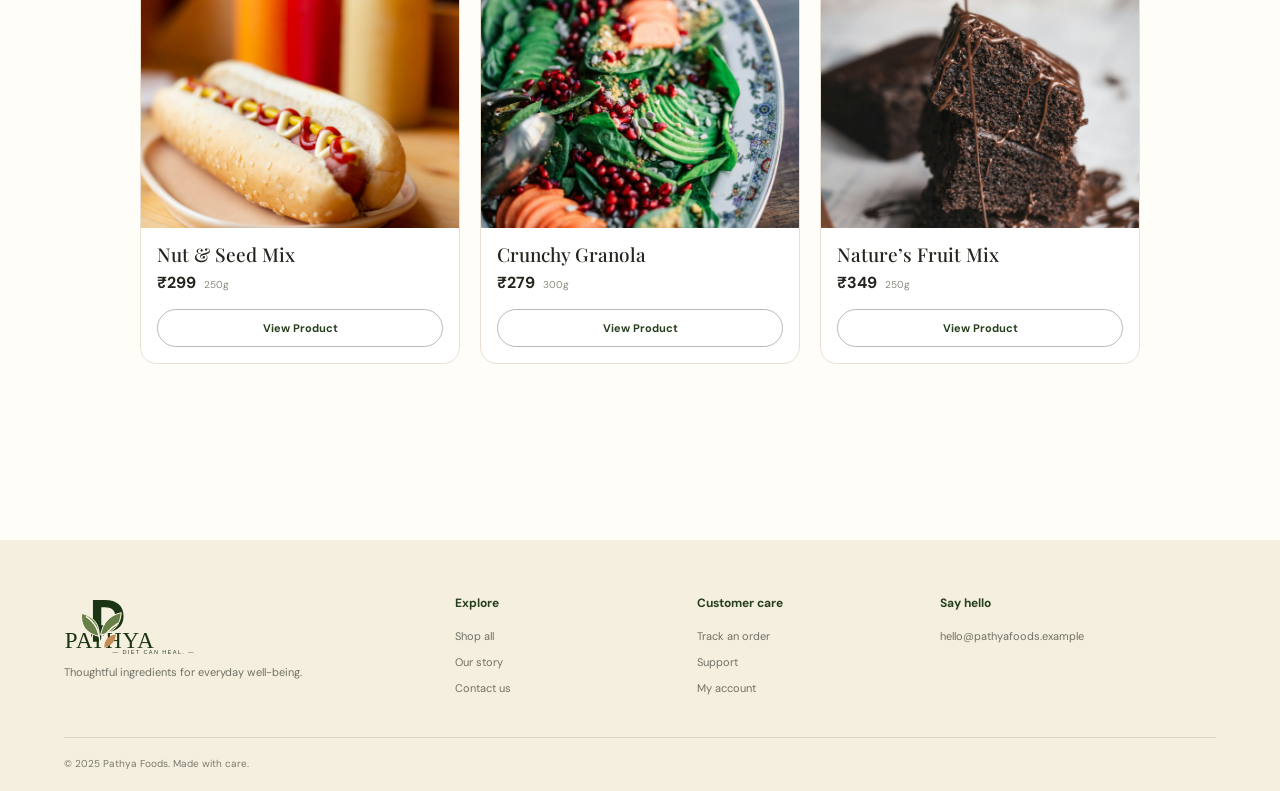
<file: pages/product-details.html>
<!doctype html>
<html lang="en">
  <head>
    <meta charset="utf-8" />
    <meta name="viewport" content="width=device-width,initial-scale=1" />
    <title>Cocoa Date Bites | Pathya Foods</title>
    <link
      href="https://fonts.googleapis.com/css2?family=DM+Sans:wght@400;500;600;700&family=Playfair+Display:wght@500;600;700&display=swap"
      rel="stylesheet"
    />
    <link rel="stylesheet" href="../css/style.css" />
    <link rel="stylesheet" href="../css/product.css" />
    <link rel="stylesheet" href="../css/responsive.css" />
  </head>
  <body>
    <div class="announcement">
      <span class="shipping"
        ><img src="../assets/icons/leaf.svg" alt="" />Free Shipping on Orders
        Above ₹499</span
      >
      <div>
        <a href="cart.html">Track Order</a
        ><a href="login.html">Login / Sign Up</a>
      </div>
    </div>
    <header class="site-header">
      <a class="brand" href="../index.html"
        ><img
          src="../assets/images/logo.svg"
          alt="Pathya Foods — Diet Can Heal" /></a
      ><input class="menu-toggle" type="checkbox" id="menu-toggle" /><label
        class="menu-button"
        for="menu-toggle"
        aria-label="Toggle navigation"
        ><span></span><span></span><span></span
      ></label>
      <nav class="main-nav">
        <a href="../index.html">Home</a
        ><a class="current" href="shop.html">Shop</a
        ><a href="our-story.html">Our Story</a
        ><a href="contact.html">Contact</a>
      </nav>
      <div class="header-actions">
        <a href="shop.html" aria-label="Search"
          ><img src="../assets/icons/search.svg" alt="" /></a
        ><a href="login.html" aria-label="Wishlist"
          ><img src="../assets/icons/heart.svg" alt="" /></a
        ><a class="cart-link" href="cart.html" aria-label="Cart"
          ><img src="../assets/icons/cart.svg" alt="" /><span>0</span></a
        >
      </div>
    </header>
    <main class="section">
      <div class="breadcrumbs">
        <a href="../index.html">Home</a><span>/</span
        ><a href="shop.html">Shop</a><span>/</span>Cocoa Date Bites
      </div>
      <section class="product-detail">
        <div class="product-gallery">
          <div class="main-product-image">
            <img
              src="../assets/images/products/cocoa-date-bites.jpg"
              alt="Cocoa date energy bites in a ceramic bowl"
            />
          </div>
          <div class="thumbnails">
            <img
              src="../assets/images/products/cocoa-date-bites.jpg"
              alt="Cocoa date bites, close view"
            /><img
              src="../assets/images/category/energy-bites.jpg"
              alt="Energy bites with natural ingredients"
            /><img
              src="../assets/images/hero-food.png"
              alt="Pathya snack ingredients"
            />
          </div>
        </div>
        <div class="product-description">
          <span class="badge">PATHYA FAVOURITE</span>
          <p class="eyebrow">NOURISHING · NATURALLY DELICIOUS</p>
          <h1>Cocoa Date Bites</h1>
          <div class="rating">
            <span>★★★★★</span> <small>4.9 · 38 reviews</small>
          </div>
          <p>
            Deep cocoa meets naturally sweet dates in a soft, satisfying bite.
            Made for afternoon pauses, post-walk snacks, and everything in
            between.
          </p>
          <div class="detail-price">₹249 <small> / 200g</small></div>
          <p class="tax-note">Inclusive of all taxes</p>
          <div class="weight-options">
            <span>Choose pack size</span
            ><button class="selected" type="button">200g</button
            ><button type="button">400g · Save 5%</button>
          </div>
          <div class="buy-row">
            <label class="quantity"
              >Qty
              <input
                type="number"
                min="1"
                value="1"
                aria-label="Quantity" /></label
            ><a class="button button-dark" href="cart.html">Add to Cart</a
            ><a
              class="wishlist-button"
              href="login.html"
              aria-label="Add to wishlist"
              >♡</a
            >
          </div>
          <p class="delivery-note">
            <img src="../assets/icons/leaf.svg" alt="" /> Free shipping on
            orders above ₹499
          </p>
        </div>
      </section>
      <section class="details-tabs">
        <input type="radio" name="tab" id="tab-description" checked /><input
          type="radio"
          name="tab"
          id="tab-ingredients"
        /><input type="radio" name="tab" id="tab-nutrition" /><input
          type="radio"
          name="tab"
          id="tab-storage"
        />
        <div class="tab-labels">
          <label for="tab-description">Description</label
          ><label for="tab-ingredients">Ingredients</label
          ><label for="tab-nutrition">Nutritional Information</label
          ><label for="tab-storage">Storage</label>
        </div>
        <div class="tab-panel panel-description">
          <h2>A thoughtful little treat</h2>
          <p>
            Soft, cocoa-rich bites that bring together dates, nuts, and a touch
            of cocoa. A naturally sweet snack for busy days and well-earned
            breaks.
          </p>
        </div>
        <div class="tab-panel panel-ingredients">
          <h2>Ingredients, kept simple</h2>
          <p>
            Dates, almonds, cashews, cocoa powder, pumpkin seeds. Contains tree
            nuts. Made in a facility that also handles peanuts and sesame.
          </p>
        </div>
        <div class="tab-panel panel-nutrition">
          <h2>Nutrition per 100g</h2>
          <p>
            Energy 410 kcal · Protein 9g · Carbohydrates 61g · Dietary fibre 10g
            · Total fat 15g
          </p>
        </div>
        <div class="tab-panel panel-storage">
          <h2>Keep them at their best</h2>
          <p>
            Store in a cool, dry place away from direct sunlight. Once opened,
            keep in an airtight container and enjoy within 14 days.
          </p>
        </div>
      </section>
      <section class="benefits-panel">
        <h2>Goodness in every bite</h2>
        <div>
          <span>✳ Naturally Sweetened</span><span>✳ Rich in Antioxidants</span
          ><span>✳ Good Source of Energy</span
          ><span>✳ No Artificial Additives</span>
        </div>
      </section>
      <section class="section related">
        <div class="section-heading">
          <p class="eyebrow">A FEW MORE FAVOURITES</p>
          <h2>You May Also Like</h2>
        </div>
        <div class="product-grid">
          <article class="product-card">
            <a class="product-image" href="product-details.html"
              ><img
                src="../assets/images/products/nut-seed-mix.jpg"
                alt="Nut and seed mix"
            /></a>
            <div class="product-info">
              <h3>Nut &amp; Seed Mix</h3>
              <div><strong>₹299</strong><small>250g</small></div>
              <a class="small-button" href="cart.html">View Product</a>
            </div>
          </article>
          <article class="product-card">
            <a class="product-image" href="product-details.html"
              ><img
                src="../assets/images/products/crunchy-granola.jpg"
                alt="Crunchy granola"
            /></a>
            <div class="product-info">
              <h3>Crunchy Granola</h3>
              <div><strong>₹279</strong><small>300g</small></div>
              <a class="small-button" href="cart.html">View Product</a>
            </div>
          </article>
          <article class="product-card">
            <a class="product-image" href="product-details.html"
              ><img
                src="../assets/images/products/fruit-mix.jpg"
                alt="Dried fruit mix"
            /></a>
            <div class="product-info">
              <h3>Nature’s Fruit Mix</h3>
              <div><strong>₹349</strong><small>250g</small></div>
              <a class="small-button" href="cart.html">View Product</a>
            </div>
          </article>
        </div>
      </section>
    </main>
    <footer class="site-footer">
      <div class="footer-main">
        <div class="footer-brand">
          <a href="../index.html"
            ><img src="../assets/images/logo.svg" alt="Pathya Foods"
          /></a>
          <p>Thoughtful ingredients for everyday well-being.</p>
        </div>
        <div>
          <h3>Explore</h3>
          <a href="shop.html">Shop all</a><a href="our-story.html">Our story</a
          ><a href="contact.html">Contact us</a>
        </div>
        <div>
          <h3>Customer care</h3>
          <a href="cart.html">Track an order</a
          ><a href="contact.html">Support</a><a href="login.html">My account</a>
        </div>
        <div>
          <h3>Say hello</h3>
          <a href="mailto:hello@pathyafoods.example"
            >hello@pathyafoods.example</a
          >
        </div>
      </div>
      <div class="footer-bottom">
        <span>© 2025 Pathya Foods. Made with care.</span>
      </div>
    </footer>
  </body>
</html>
</file>
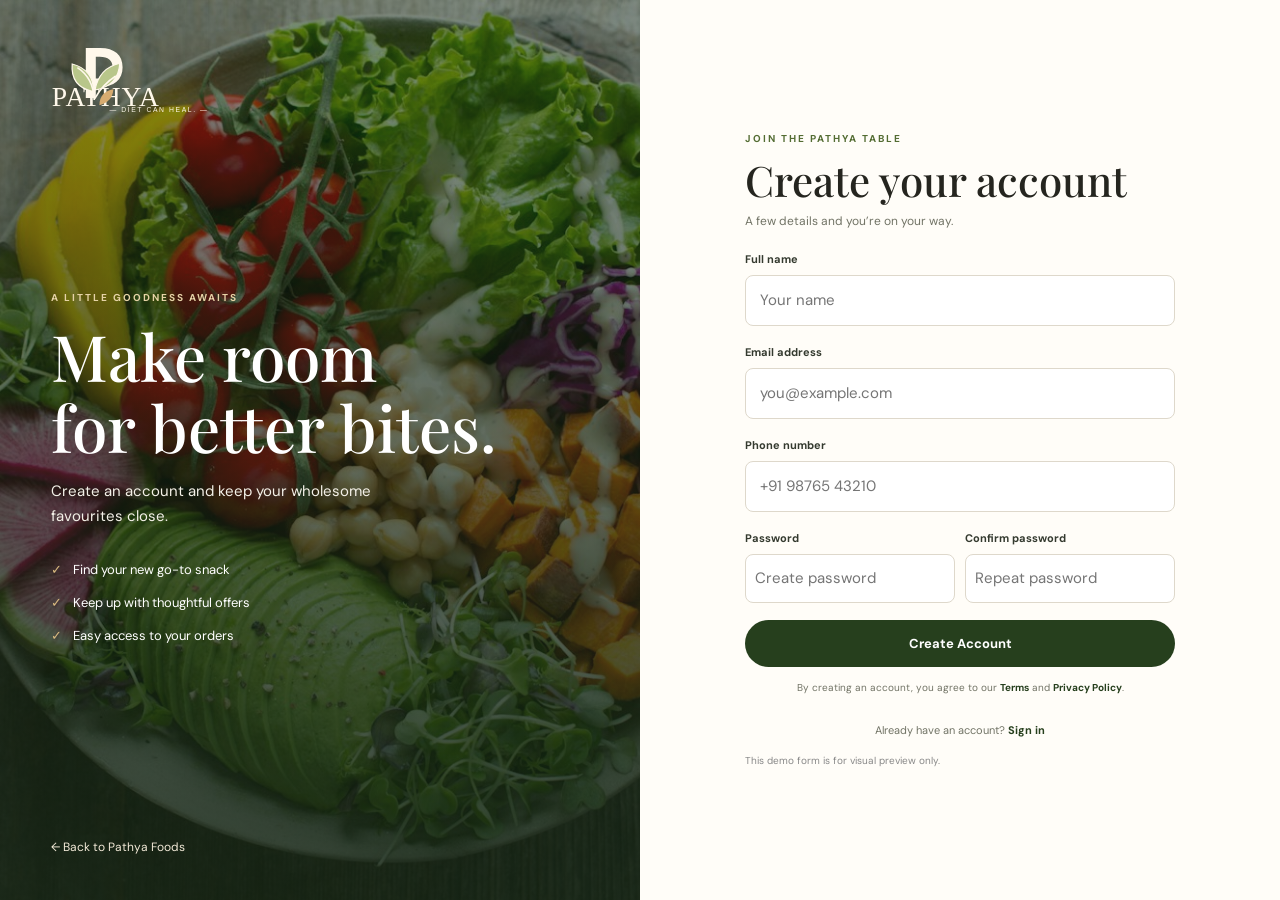
<file: pages/register.html>
<!doctype html>
<html lang="en">
  <head>
    <meta charset="utf-8" />
    <meta name="viewport" content="width=device-width,initial-scale=1" />
    <title>Create an Account | Pathya Foods</title>
    <link
      href="https://fonts.googleapis.com/css2?family=DM+Sans:wght@400;500;600;700&family=Playfair+Display:wght@500;600;700&display=swap"
      rel="stylesheet"
    />
    <link rel="stylesheet" href="../css/style.css" />
    <link rel="stylesheet" href="../css/auth.css" />
    <link rel="stylesheet" href="../css/responsive.css" />
  </head>
  <body>
    <main class="auth-layout">
      <section class="auth-visual">
        <a href="../index.html"
          ><img
            src="../assets/images/logo-light.svg"
            alt="Pathya Foods — Diet Can Heal"
        /></a>
        <div>
          <p class="eyebrow">A LITTLE GOODNESS AWAITS</p>
          <h1>Make room<br />for better bites.</h1>
          <p>Create an account and keep your wholesome favourites close.</p>
          <ul>
            <li>Find your new go-to snack</li>
            <li>Keep up with thoughtful offers</li>
            <li>Easy access to your orders</li>
          </ul>
        </div>
        <a class="back-home" href="../index.html">← Back to Pathya Foods</a>
      </section>
      <section class="auth-main">
        <form class="auth-card register-card" action="#" method="get">
          <p class="eyebrow">JOIN THE PATHYA TABLE</p>
          <h2>Create your account</h2>
          <p>A few details and you’re on your way.</p>
          <label for="name">Full name</label
          ><input
            id="name"
            type="text"
            placeholder="Your name"
            autocomplete="name"
            required
          /><label for="email">Email address</label
          ><input
            id="email"
            type="email"
            placeholder="you@example.com"
            autocomplete="email"
            required
          /><label for="phone">Phone number</label
          ><input
            id="phone"
            type="tel"
            placeholder="+91 98765 43210"
            autocomplete="tel"
            required
          />
          <div class="form-two">
            <div>
              <label for="password">Password</label
              ><input
                id="password"
                type="password"
                placeholder="Create password"
                autocomplete="new-password"
                required
              />
            </div>
            <div>
              <label for="confirm">Confirm password</label
              ><input
                id="confirm"
                type="password"
                placeholder="Repeat password"
                autocomplete="new-password"
                required
              />
            </div>
          </div>
          <button class="button button-dark" type="submit">
            Create Account
          </button>
          <p class="terms-copy">
            By creating an account, you agree to our
            <a href="#terms">Terms</a> and
            <a href="#privacy">Privacy Policy</a>.
          </p>
          <p class="auth-switch">
            Already have an account? <a href="login.html">Sign in</a>
          </p>
          <small class="form-note"
            >This demo form is for visual preview only.</small
          >
        </form>
      </section>
    </main>
  </body>
</html>
</file>
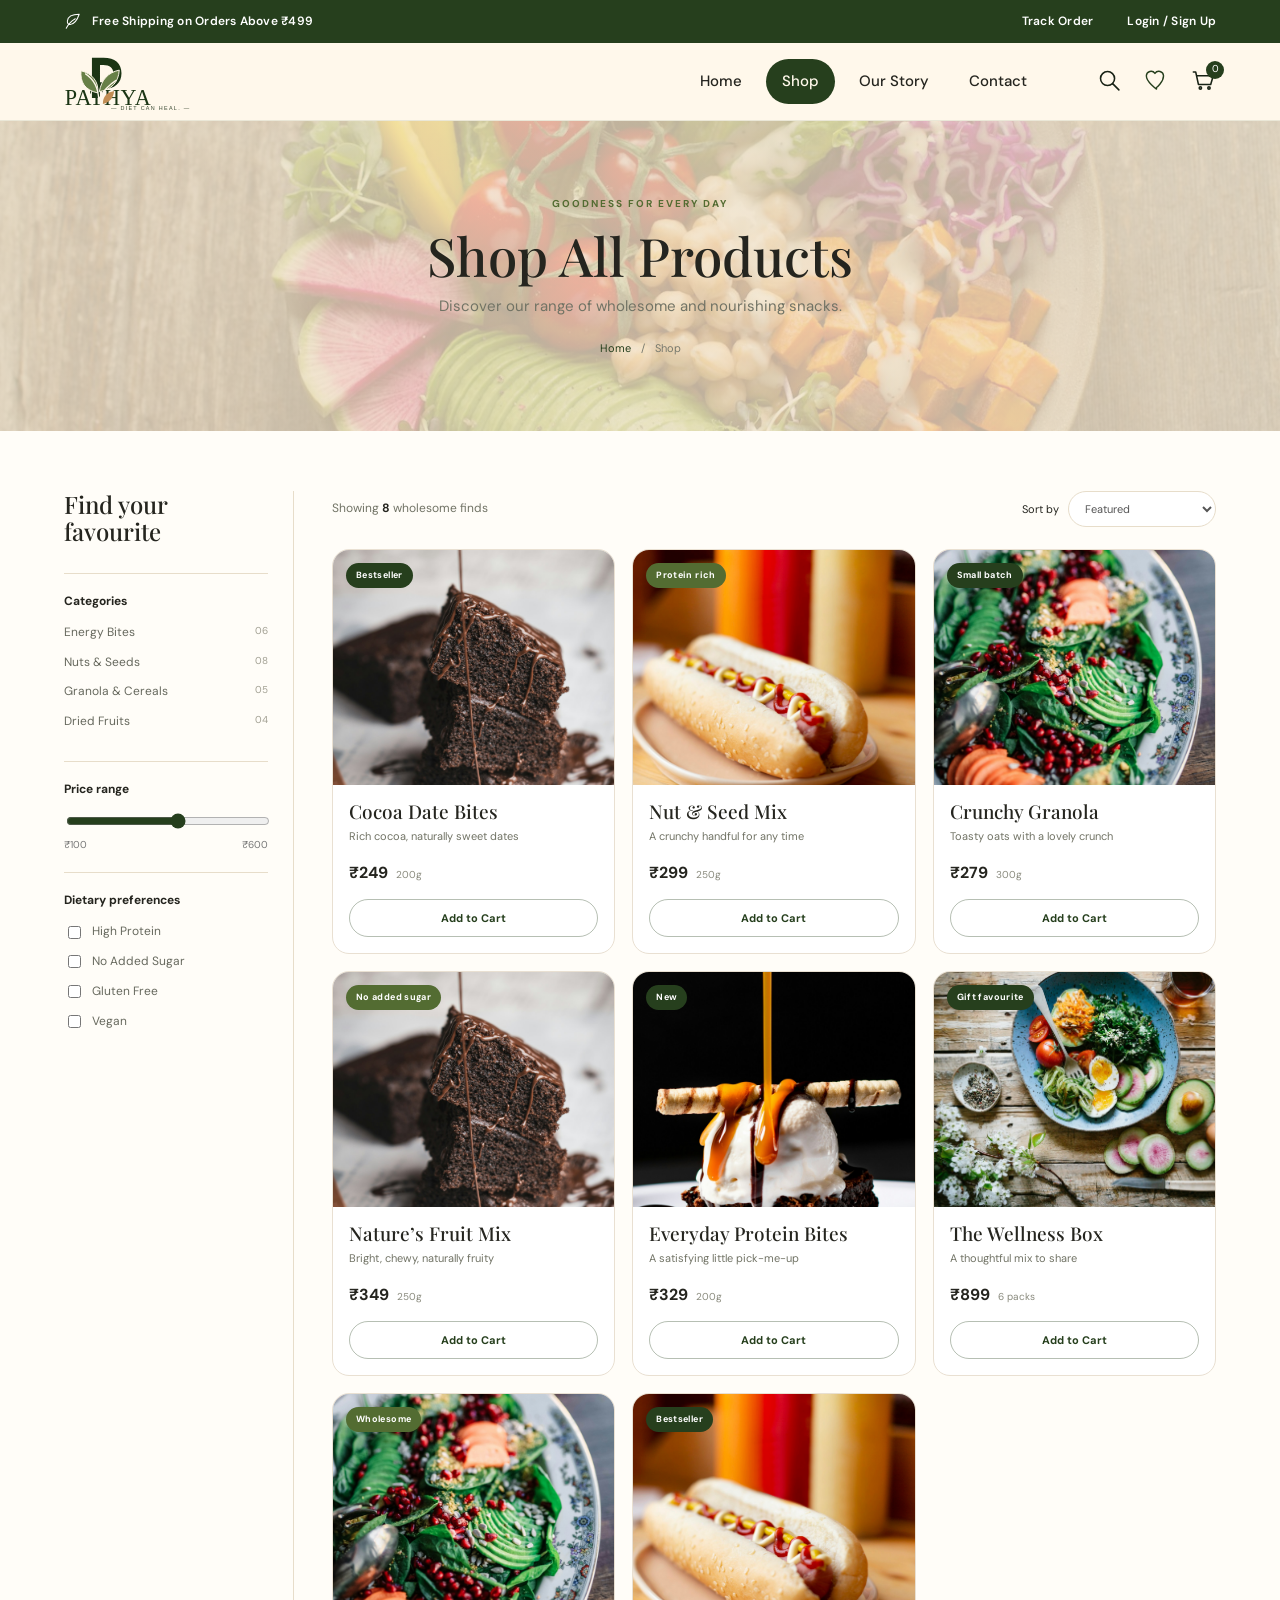
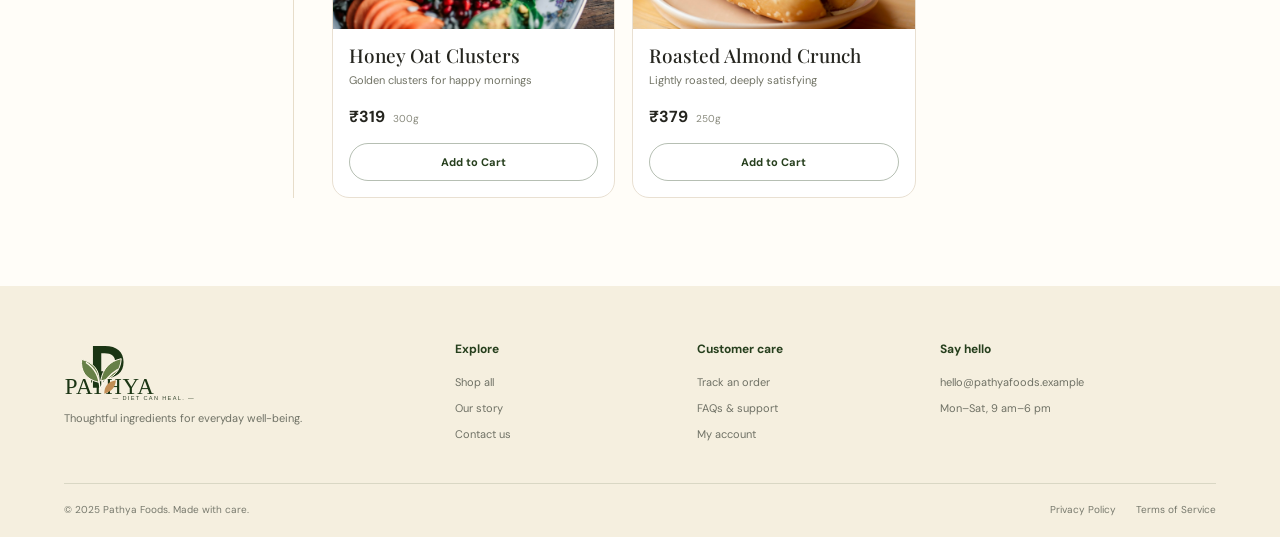
<file: pages/shop.html>
<!doctype html>
<html lang="en">
  <head>
    <meta charset="utf-8" />
    <meta name="viewport" content="width=device-width,initial-scale=1" />
    <title>Shop | Pathya Foods</title>
    <link rel="preconnect" href="https://fonts.googleapis.com" />
    <link
      href="https://fonts.googleapis.com/css2?family=DM+Sans:wght@400;500;600;700&family=Playfair+Display:wght@500;600;700&display=swap"
      rel="stylesheet"
    />
    <link rel="stylesheet" href="../css/style.css" />
    <link rel="stylesheet" href="../css/shop.css" />
    <link rel="stylesheet" href="../css/responsive.css" />
  </head>
  <body>
    <div class="announcement">
      <span class="shipping"
        ><img src="../assets/icons/leaf.svg" alt="" />Free Shipping on Orders
        Above ₹499</span
      >
      <div>
        <a href="cart.html">Track Order</a
        ><a href="login.html">Login / Sign Up</a>
      </div>
    </div>
    <header class="site-header">
      <a class="brand" href="../index.html"
        ><img
          src="../assets/images/logo.svg"
          alt="Pathya Foods — Diet Can Heal" /></a
      ><input class="menu-toggle" type="checkbox" id="menu-toggle" /><label
        class="menu-button"
        for="menu-toggle"
        aria-label="Toggle navigation"
        ><span></span><span></span><span></span
      ></label>
      <nav class="main-nav">
        <a href="../index.html">Home</a
        ><a class="current" href="shop.html">Shop</a
        ><a href="our-story.html">Our Story</a
        ><a href="contact.html">Contact</a>
      </nav>
      <div class="header-actions">
        <a href="shop.html" aria-label="Search"
          ><img src="../assets/icons/search.svg" alt="" /></a
        ><a href="login.html" aria-label="Wishlist"
          ><img src="../assets/icons/heart.svg" alt="" /></a
        ><a class="cart-link" href="cart.html" aria-label="Cart"
          ><img src="../assets/icons/cart.svg" alt="" /><span>0</span></a
        >
      </div>
    </header>
    <main>
      <section class="page-banner shop-banner">
        <p class="eyebrow">GOODNESS FOR EVERY DAY</p>
        <h1>Shop All Products</h1>
        <p>Discover our range of wholesome and nourishing snacks.</p>
        <div class="breadcrumbs">
          <a href="../index.html">Home</a><span>/</span>Shop
        </div>
      </section>
      <section class="shop-layout section">
        <aside class="filters">
          <h2>Find your favourite</h2>
          <div class="filter-group">
            <h3>Categories</h3>
            <a href="#energy">Energy Bites <span>06</span></a
            ><a href="#nuts">Nuts &amp; Seeds <span>08</span></a
            ><a href="#granola">Granola &amp; Cereals <span>05</span></a
            ><a href="#fruit">Dried Fruits <span>04</span></a>
          </div>
          <div class="filter-group">
            <h3>Price range</h3>
            <input
              aria-label="Maximum price"
              type="range"
              min="100"
              max="1000"
              value="600"
            />
            <div class="price-labels"><span>₹100</span><span>₹600</span></div>
          </div>
          <div class="filter-group">
            <h3>Dietary preferences</h3>
            <label><input type="checkbox" /> High Protein</label
            ><label><input type="checkbox" /> No Added Sugar</label
            ><label><input type="checkbox" /> Gluten Free</label
            ><label><input type="checkbox" /> Vegan</label>
          </div>
        </aside>
        <div class="catalog">
          <div class="catalog-toolbar">
            <p>Showing <strong>8</strong> wholesome finds</p>
            <label
              >Sort by
              <select aria-label="Sort products">
                <option>Featured</option>
                <option>Price: low to high</option>
                <option>Price: high to low</option>
                <option>Newest</option>
              </select></label
            >
          </div>
          <div class="product-grid shop-grid">
            <article class="product-card">
              <a class="product-image" href="product-details.html"
                ><img
                  src="../assets/images/products/cocoa-date-bites.jpg"
                  alt="Cocoa date bites"
                /><span class="badge">Bestseller</span></a
              >
              <div class="product-info">
                <h3><a href="product-details.html">Cocoa Date Bites</a></h3>
                <p>Rich cocoa, naturally sweet dates</p>
                <div><strong>₹249</strong><small>200g</small></div>
                <a class="small-button" href="cart.html">Add to Cart</a>
              </div>
            </article>
            <article class="product-card">
              <a class="product-image" href="product-details.html"
                ><img
                  src="../assets/images/products/nut-seed-mix.jpg"
                  alt="Nut and seed mix"
                /><span class="badge badge-olive">Protein rich</span></a
              >
              <div class="product-info">
                <h3><a href="product-details.html">Nut &amp; Seed Mix</a></h3>
                <p>A crunchy handful for any time</p>
                <div><strong>₹299</strong><small>250g</small></div>
                <a class="small-button" href="cart.html">Add to Cart</a>
              </div>
            </article>
            <article class="product-card">
              <a class="product-image" href="product-details.html"
                ><img
                  src="../assets/images/products/crunchy-granola.jpg"
                  alt="Crunchy granola"
                /><span class="badge">Small batch</span></a
              >
              <div class="product-info">
                <h3><a href="product-details.html">Crunchy Granola</a></h3>
                <p>Toasty oats with a lovely crunch</p>
                <div><strong>₹279</strong><small>300g</small></div>
                <a class="small-button" href="cart.html">Add to Cart</a>
              </div>
            </article>
            <article class="product-card">
              <a class="product-image" href="product-details.html"
                ><img
                  src="../assets/images/products/fruit-mix.jpg"
                  alt="Nature's fruit mix"
                /><span class="badge badge-olive">No added sugar</span></a
              >
              <div class="product-info">
                <h3><a href="product-details.html">Nature’s Fruit Mix</a></h3>
                <p>Bright, chewy, naturally fruity</p>
                <div><strong>₹349</strong><small>250g</small></div>
                <a class="small-button" href="cart.html">Add to Cart</a>
              </div>
            </article>
            <article class="product-card">
              <a class="product-image" href="product-details.html"
                ><img
                  src="../assets/images/products/protein-bites.jpg"
                  alt="Protein bites"
                /><span class="badge">New</span></a
              >
              <div class="product-info">
                <h3>
                  <a href="product-details.html">Everyday Protein Bites</a>
                </h3>
                <p>A satisfying little pick-me-up</p>
                <div><strong>₹329</strong><small>200g</small></div>
                <a class="small-button" href="cart.html">Add to Cart</a>
              </div>
            </article>
            <article class="product-card">
              <a class="product-image" href="product-details.html"
                ><img
                  src="../assets/images/products/wellness-box.jpg"
                  alt="Pathya wellness snack box"
                /><span class="badge">Gift favourite</span></a
              >
              <div class="product-info">
                <h3><a href="product-details.html">The Wellness Box</a></h3>
                <p>A thoughtful mix to share</p>
                <div><strong>₹899</strong><small>6 packs</small></div>
                <a class="small-button" href="cart.html">Add to Cart</a>
              </div>
            </article>
            <article class="product-card">
              <a class="product-image" href="product-details.html"
                ><img
                  src="../assets/images/category/granola.jpg"
                  alt="Honey oat granola"
                /><span class="badge badge-olive">Wholesome</span></a
              >
              <div class="product-info">
                <h3><a href="product-details.html">Honey Oat Clusters</a></h3>
                <p>Golden clusters for happy mornings</p>
                <div><strong>₹319</strong><small>300g</small></div>
                <a class="small-button" href="cart.html">Add to Cart</a>
              </div>
            </article>
            <article class="product-card">
              <a class="product-image" href="product-details.html"
                ><img
                  src="../assets/images/category/nuts-seeds.jpg"
                  alt="Roasted almond and seed snack"
                /><span class="badge">Bestseller</span></a
              >
              <div class="product-info">
                <h3>
                  <a href="product-details.html">Roasted Almond Crunch</a>
                </h3>
                <p>Lightly roasted, deeply satisfying</p>
                <div><strong>₹379</strong><small>250g</small></div>
                <a class="small-button" href="cart.html">Add to Cart</a>
              </div>
            </article>
          </div>
        </div>
      </section>
    </main>
    <footer class="site-footer">
      <div class="footer-main">
        <div class="footer-brand">
          <a href="../index.html"
            ><img
              src="../assets/images/logo.svg"
              alt="Pathya Foods — Diet Can Heal"
          /></a>
          <p>Thoughtful ingredients for everyday well-being.</p>
        </div>
        <div>
          <h3>Explore</h3>
          <a href="shop.html">Shop all</a><a href="our-story.html">Our story</a
          ><a href="contact.html">Contact us</a>
        </div>
        <div>
          <h3>Customer care</h3>
          <a href="cart.html">Track an order</a
          ><a href="contact.html">FAQs &amp; support</a
          ><a href="login.html">My account</a>
        </div>
        <div>
          <h3>Say hello</h3>
          <a href="mailto:hello@pathyafoods.example"
            >hello@pathyafoods.example</a
          >
          <p>Mon–Sat, 9 am–6 pm</p>
        </div>
      </div>
      <div class="footer-bottom">
        <span>© 2025 Pathya Foods. Made with care.</span>
        <div>
          <a href="#privacy">Privacy Policy</a
          ><a href="#terms">Terms of Service</a>
        </div>
      </div>
    </footer>
  </body>
</html>
</file>
<file: css/style.css>
/* Pathya Foods shared foundation */
:root {
  --forest: #263f1d;
  --deep: #1b3514;
  --olive: #536c32;
  --cream: #fff8eb;
  --beige: #f2e2c9;
  --brown: #c28d54;
  --text: #25251f;
  --muted: #717365;
  --line: #e7ddca;
  --serif: "Playfair Display", Georgia, serif;
  --sans: "DM Sans", Arial, sans-serif;
  --shadow: 0 16px 42px #30241514;
  --radius: 22px;
}
* {
  box-sizing: border-box;
}
html {
  scroll-behavior: smooth;
}
body {
  margin: 0;
  background: #fffdf8;
  color: var(--text);
  font-family: var(--sans);
  font-size: 15px;
  line-height: 1.65;
}
img {
  display: block;
  max-width: 100%;
}
a {
  color: inherit;
  text-decoration: none;
}
button,
input,
select,
textarea {
  font: inherit;
}
button,
a {
  -webkit-tap-highlight-color: transparent;
}
h1,
h2,
h3,
p {
  margin-top: 0;
}
h1,
h2,
h3 {
  font-family: var(--serif);
  font-weight: 500;
  line-height: 1.12;
}
h1 {
  font-size: clamp(42px, 5.2vw, 72px);
}
h2 {
  font-size: clamp(32px, 3.7vw, 48px);
}
h3 {
  font-size: 23px;
}
p {
  color: var(--muted);
}
.sr-only {
  position: absolute;
  width: 1px;
  height: 1px;
  padding: 0;
  margin: -1px;
  overflow: hidden;
  clip: rect(0, 0, 0, 0);
  white-space: nowrap;
  border: 0;
}
.section {
  padding: 88px max(5vw, 24px);
}
.eyebrow {
  margin: 0 0 13px;
  color: var(--olive);
  font-size: 10px;
  font-weight: 700;
  letter-spacing: 0.2em;
}
.announcement {
  height: 43px;
  padding: 0 5%;
  display: flex;
  align-items: center;
  justify-content: space-between;
  background: var(--forest);
  color: white;
  font-size: 12px;
  font-weight: 600;
  letter-spacing: 0.02em;
}
.announcement > div {
  display: flex;
  gap: 34px;
}
.announcement a:hover {
  color: #e3c997;
}
.shipping {
  display: flex;
  align-items: center;
  gap: 10px;
}
.shipping img {
  width: 18px;
  filter: brightness(0) invert(1);
}
.site-header {
  height: 78px;
  position: sticky;
  top: 0;
  z-index: 20;
  padding: 0 5%;
  display: flex;
  align-items: center;
  gap: 32px;
  background: #fff8ebf5;
  border-bottom: 1px solid #263f1d18;
  backdrop-filter: blur(12px);
}
.brand {
  display: flex;
  align-items: center;
  width: 215px;
  flex-shrink: 0;
}
.brand img {
  width: 195px;
  height: 58px;
  object-fit: contain;
  object-position: left center;
}
.main-nav {
  display: flex;
  justify-content: center;
  align-items: center;
  gap: 8px;
  margin-left: auto;
}
.main-nav a {
  padding: 10px 16px;
  border-radius: 30px;
  font-size: 15px;
  font-weight: 500;
  transition:
    background 0.2s,
    color 0.2s;
}
.main-nav a:hover,
.main-nav a.current {
  background: var(--forest);
  color: var(--cream);
}
.header-actions {
  display: flex;
  align-items: center;
  gap: 22px;
  margin-left: 22px;
}
.header-actions > a {
  width: 25px;
  height: 28px;
  position: relative;
  transition: transform 0.2s;
}
.header-actions > a:hover {
  transform: translateY(-2px);
}
.header-actions img {
  width: 25px;
  height: 25px;
}
.cart-link span {
  position: absolute;
  right: -8px;
  top: -7px;
  width: 18px;
  height: 18px;
  display: grid;
  place-items: center;
  border-radius: 50%;
  background: var(--forest);
  color: white;
  font-size: 10px;
}
.menu-toggle,
.menu-button {
  display: none;
}
.button {
  min-height: 47px;
  padding: 12px 24px;
  border: 1px solid transparent;
  border-radius: 30px;
  display: inline-flex;
  justify-content: center;
  align-items: center;
  gap: 8px;
  font-size: 13px;
  font-weight: 700;
  cursor: pointer;
  transition:
    transform 0.2s,
    background 0.2s,
    color 0.2s,
    box-shadow 0.2s;
}
.button:hover,
.small-button:hover {
  transform: translateY(-2px);
  box-shadow: 0 8px 22px #1b35142c;
}
.button-dark {
  background: var(--forest);
  color: white;
}
.button-dark:hover {
  background: var(--deep);
}
.button-outline {
  border-color: #263f1d80;
  color: var(--forest);
  background: #fff8eb70;
}
.button-outline:hover {
  background: var(--forest);
  color: white;
}
.button-light {
  background: var(--cream);
  color: var(--forest);
}
.text-link {
  color: var(--forest);
  font-weight: 700;
  font-size: 13px;
  border-bottom: 1px solid #536c3260;
  padding-bottom: 4px;
}
.hero {
  height: min(760px, calc(100vh - 121px));
  min-height: 620px;
  position: relative;
  overflow: hidden;
  background: #e9d9bd;
}
.hero-slides {
  position: absolute;
  inset: 0;
  width: 300%;
  display: flex;
  animation: hero-cycle 24s infinite ease-in-out;
}
.hero-slide {
  position: relative;
  width: 33.333333%;
  height: 100%;
  flex: none;
  display: flex;
  align-items: center;
  padding: 3vw 5vw;
  background-position: center;
  background-size: cover;
}
.slide-one {
  background-image:
    linear-gradient(
      90deg,
      #fff8eaf2 0%,
      #fff8eae6 32%,
      #fff8ea3a 63%,
      transparent 82%
    ),
    url("../assets/images/hero-bg.jpg");
}
.slide-two {
  background-image:
    linear-gradient(
      90deg,
      #fff8eaf2 0%,
      #fff8eae6 32%,
      #fff8ea3a 63%,
      transparent 82%
    ),
    url("../assets/images/backgrounds/nuts-background.jpg");
}
.slide-three {
  background-image:
    linear-gradient(
      90deg,
      #fff8eaf2 0%,
      #fff8eae6 32%,
      #fff8ea3a 63%,
      transparent 82%
    ),
    url("../assets/images/hero-bg.jpg");
}
.hero-panel {
  width: min(1400px, 100%);
  height: 100%;
  margin: auto;
  display: flex;
  align-items: center;
}
.hero-copy {
  width: 49%;
  max-width: 590px;
  padding: 28px 3.5vw;
}
.hero-logo {
  width: 265px;
  height: 155px;
  object-fit: contain;
  object-position: left center;
  margin: 0 0 15px;
}
.hero-copy .eyebrow {
  margin-bottom: 10px;
}
.hero-copy h1,
.hero-copy h2 {
  font-size: clamp(38px, 4.15vw, 59px);
  margin: 0 0 17px;
  letter-spacing: -0.035em;
  color: #1c2919;
}
.hero-copy > p:not(.eyebrow) {
  font-size: 16px;
  max-width: 440px;
  line-height: 1.6;
  margin-bottom: 24px;
}
.hero-buttons {
  display: flex;
  gap: 12px;
}
.hero-values {
  display: flex;
  gap: 0;
  margin-top: 32px;
}
.hero-values span {
  width: 118px;
  min-height: 56px;
  padding: 0 14px;
  display: flex;
  flex-direction: column;
  align-items: center;
  text-align: center;
  position: relative;
  font-size: 11px;
  line-height: 1.3;
}
.hero-values span:first-child {
  padding-left: 0;
}
.hero-values span + span:before {
  content: "";
  position: absolute;
  left: 0;
  top: 9px;
  height: 43px;
  border-left: 1px solid #69734f45;
}
.hero-values img {
  width: 23px;
  height: 23px;
  margin-bottom: 5px;
}
.slider-dots {
  position: absolute;
  z-index: 2;
  left: calc(5vw + 28px);
  bottom: 26px;
  display: flex;
  gap: 7px;
}
.slider-dots i {
  width: 19px;
  height: 4px;
  border-radius: 8px;
  background: #263f1d55;
  animation: dot-focus 24s infinite;
}
.slider-dots i:nth-child(2) {
  animation-delay: 8s;
}
.slider-dots i:nth-child(3) {
  animation-delay: 16s;
}
@keyframes hero-cycle {
  0%,
  29% {
    transform: translateX(0);
  }
  33%,
  62% {
    transform: translateX(-33.333333%);
  }
  66%,
  95% {
    transform: translateX(-66.666666%);
  }
  100% {
    transform: translateX(0);
  }
}
@keyframes dot-focus {
  0%,
  29% {
    background: var(--forest);
  }
  33%,
  100% {
    background: #263f1d55;
  }
}
.section-heading {
  text-align: center;
  margin: 0 auto 38px;
}
.section-heading h2 {
  margin-bottom: 11px;
}
.section-heading > p:last-child {
  margin-bottom: 0;
}
.split-heading {
  display: flex;
  justify-content: space-between;
  align-items: end;
  text-align: left;
}
.split-heading h2 {
  margin: 0;
}
.categories-section {
  padding-top: 84px;
  padding-bottom: 78px;
}
.category-grid {
  display: grid;
  grid-template-columns: repeat(4, 1fr);
  gap: 17px;
  max-width: 1380px;
  margin: auto;
}
.category-card {
  min-height: 320px;
  border-radius: var(--radius);
  overflow: hidden;
  position: relative;
  padding: 25px;
  display: flex;
  flex-direction: column;
  justify-content: flex-end;
  color: white;
  background-size: cover;
  background-position: center;
  isolation: isolate;
  transition: transform 0.35s;
}
.category-card:before {
  content: "";
  position: absolute;
  z-index: -1;
  inset: 0;
  background: linear-gradient(0deg, #171e14dc, transparent 68%);
  transition: background 0.3s;
}
.category-card:hover {
  transform: translateY(-5px);
}
.category-card:hover:after {
  transform: scale(1.06);
}
.category-card:after {
  content: "";
  position: absolute;
  z-index: -2;
  inset: 0;
  background: inherit;
  background-size: cover;
  background-position: center;
  transition: transform 0.5s;
}
.category-energy {
  background-image: url("../assets/images/category/energy-bites.jpg");
}
.category-nuts {
  background-image: url("../assets/images/category/nuts-seeds.jpg");
}
.category-granola {
  background-image: url("../assets/images/category/granola.jpg");
}
.category-fruit {
  background-image: url("../assets/images/category/dried-fruits.jpg");
}
.category-card > span {
  font-size: 9px;
  letter-spacing: 0.16em;
}
.category-card h3 {
  font-size: 26px;
  margin: 7px 0;
}
.category-card b {
  font-size: 11px;
  font-weight: 500;
}
.product-section {
  background: #fcf8f0;
  padding-top: 78px;
  padding-bottom: 90px;
}
.product-grid {
  display: grid;
  grid-template-columns: repeat(4, minmax(0, 1fr));
  gap: 20px;
  max-width: 1380px;
  margin: auto;
}
.product-card {
  border: 1px solid #e9e0d2;
  background: white;
  border-radius: 17px;
  overflow: hidden;
  transition:
    transform 0.25s,
    box-shadow 0.25s;
}
.product-card:hover {
  transform: translateY(-4px);
  box-shadow: var(--shadow);
}
.product-image {
  height: 260px;
  display: block;
  position: relative;
  overflow: hidden;
  background: #f3e9d8;
}
.product-image img {
  width: 100%;
  height: 100%;
  object-fit: cover;
  transition: transform 0.5s;
}
.product-card:hover .product-image img {
  transform: scale(1.05);
}
.badge {
  position: absolute;
  left: 13px;
  top: 13px;
  background: var(--forest);
  color: white;
  padding: 5px 10px;
  border-radius: 20px;
  font-size: 9px;
  font-weight: 700;
  letter-spacing: 0.04em;
}
.badge-olive {
  background: var(--olive);
}
.product-info {
  padding: 16px;
}
.product-info h3 {
  font-size: 19px;
  margin: 0 0 5px;
}
.product-info > p {
  font-size: 11px;
  margin: 0 0 15px;
}
.product-info > div {
  display: flex;
  align-items: baseline;
  gap: 8px;
  margin-bottom: 12px;
}
.product-info strong {
  font-size: 16px;
}
.product-info small {
  color: #898a7d;
  font-size: 10px;
}
.small-button {
  display: flex;
  justify-content: center;
  padding: 9px;
  border-radius: 22px;
  border: 1px solid #263f1d55;
  color: var(--forest);
  font-size: 11px;
  font-weight: 700;
  transition: all 0.2s;
}
.small-button:hover {
  background: var(--forest);
  color: white;
}
.why-section {
  display: grid;
  grid-template-columns: 1fr 1fr;
  min-height: 490px;
  background: var(--cream);
}
.why-image {
  background: url("../assets/images/backgrounds/nuts-background.jpg")
    center/cover;
}
.why-copy {
  align-self: center;
  max-width: 590px;
  padding: 65px 9%;
}
.why-copy h2 {
  margin-bottom: 17px;
}
.why-copy > p:not(.eyebrow) {
  line-height: 1.8;
}
.check-list {
  list-style: none;
  padding: 0;
  margin: 23px 0 29px;
  display: grid;
  grid-template-columns: 1fr 1fr;
  gap: 13px;
}
.check-list li {
  font-size: 13px;
  color: #3d4934;
}
.check-list li:before {
  content: "✓";
  margin-right: 9px;
  color: var(--olive);
  font-weight: 700;
}
.philosophy {
  text-align: center;
  padding: 92px 5%;
  background:
    linear-gradient(#f7f0e3de, #f7f0e3de),
    url("../assets/images/backgrounds/botanical-bg.png") center/cover;
}
.philosophy h2 {
  margin-bottom: 49px;
}
.philosophy-grid {
  max-width: 1100px;
  margin: auto;
  display: grid;
  grid-template-columns: repeat(3, 1fr);
  gap: 30px;
  text-align: left;
}
.philosophy-grid article {
  padding: 25px 29px;
  border-left: 1px solid #b9a47f;
}
.philosophy-grid article > span {
  font-size: 10px;
  color: var(--brown);
  letter-spacing: 0.13em;
}
.philosophy-grid h3 {
  margin: 14px 0 8px;
  font-size: 22px;
}
.philosophy-grid p {
  font-size: 13px;
  margin: 0;
}
.story-preview {
  max-width: 1400px;
  margin: auto;
  display: grid;
  grid-template-columns: 1.1fr 0.9fr;
  gap: 7%;
  align-items: center;
}
.story-photo {
  height: 420px;
  border-radius: var(--radius);
  background: url("../assets/images/hero-food.png") center/cover;
}
.story-copy {
  max-width: 480px;
}
.story-copy h2 {
  margin-bottom: 18px;
}
.story-copy > p:not(.eyebrow) {
  line-height: 1.85;
  margin-bottom: 25px;
}
.reviews-section {
  background: #fcf8f0;
}
.review-grid {
  display: grid;
  grid-template-columns: repeat(3, 1fr);
  gap: 18px;
  max-width: 1200px;
  margin: auto;
}
.review-card {
  padding: 28px;
  background: white;
  border: 1px solid #ece3d5;
  border-radius: 17px;
}
.stars {
  color: #ba8a45;
  letter-spacing: 0.12em;
  font-size: 13px;
}
.review-card > p {
  font-family: var(--serif);
  font-size: 17px;
  line-height: 1.6;
  color: #424339;
  margin: 15px 0 22px;
}
.review-person {
  display: flex;
  gap: 11px;
  align-items: center;
  font-size: 12px;
}
.review-person img {
  width: 38px;
  height: 38px;
  object-fit: cover;
  border-radius: 50%;
  background: var(--beige);
}
.newsletter {
  text-align: center;
  background:
    linear-gradient(#1b3514ed, #1b3514ed),
    url("../assets/images/backgrounds/footer-bg.jpg") center/cover;
  padding: 73px 20px;
  color: white;
}
.newsletter .eyebrow {
  color: #d4bd8e;
}
.newsletter h2 {
  margin-bottom: 9px;
}
.newsletter > p:not(.eyebrow) {
  color: #e0e3d8;
  margin-bottom: 22px;
}
.newsletter form {
  display: flex;
  gap: 8px;
  width: min(440px, 100%);
  margin: auto;
}
.newsletter input {
  height: 48px;
  flex: 1;
  min-width: 0;
  border: 1px solid #ffffff64;
  border-radius: 28px;
  background: #fff;
  color: var(--text);
  padding: 0 19px;
  outline: none;
}
.newsletter input:focus {
  box-shadow: 0 0 0 3px #c28d5466;
}
.site-footer {
  background: #f5efdf;
  padding: 55px 5% 0;
}
.footer-main {
  max-width: 1380px;
  margin: auto;
  padding-bottom: 40px;
  display: grid;
  grid-template-columns: 1.7fr 1fr 1fr 1.3fr;
  gap: 30px;
}
.footer-main > div {
  display: flex;
  flex-direction: column;
  align-items: flex-start;
  gap: 8px;
}
.footer-main h3 {
  font: 700 12px var(--sans);
  margin: 0 0 8px;
  color: var(--forest);
}
.footer-main a,
.footer-main p {
  font-size: 11px;
  color: #6f7165;
  margin: 0;
}
.footer-main a:hover,
.footer-bottom a:hover {
  color: var(--forest);
}
.footer-brand img {
  width: 185px;
  height: 60px;
  object-fit: contain;
  object-position: left;
}
.socials {
  display: flex;
  gap: 8px;
  margin-top: 8px;
}
.socials a {
  width: 28px;
  height: 28px;
  border: 1px solid #263f1d55;
  border-radius: 50%;
  display: grid;
  place-items: center;
  font-size: 10px;
  color: var(--forest);
}
.footer-bottom {
  min-height: 54px;
  border-top: 1px solid #263f1d22;
  display: flex;
  align-items: center;
  justify-content: space-between;
  gap: 20px;
  font-size: 10px;
  color: #77796d;
}
.footer-bottom div {
  display: flex;
  gap: 20px;
}
.footer-bottom a {
  color: inherit;
}
.page-banner,
.story-hero {
  min-height: 310px;
  padding: 75px 20px 50px;
  text-align: center;
  background:
    linear-gradient(#f2e2c9d9, #f2e2c9d9),
    url("../assets/images/backgrounds/nuts-background.jpg") center/cover;
}
.page-banner h1,
.story-hero h1 {
  font-size: 53px;
  margin: 0 0 9px;
}
.page-banner > p:not(.eyebrow),
.story-hero > p:not(.eyebrow) {
  margin-bottom: 20px;
}
.breadcrumbs {
  display: flex;
  justify-content: center;
  align-items: center;
  gap: 10px;
  font-size: 11px;
  color: #77796d;
}
.breadcrumbs a {
  color: var(--forest);
}
.story-row {
  max-width: 1300px;
  margin: auto;
  display: grid;
  grid-template-columns: 1fr 1fr;
  gap: 8%;
  align-items: center;
}
.story-image {
  height: 390px;
  border-radius: var(--radius);
  background-size: cover;
  background-position: center;
}
.story-who {
  background-image: url("../assets/images/hero-food.png");
}
.story-philosophy-image {
  background-image: url("../assets/images/backgrounds/botanical-bg.png");
}
.story-making {
  background-image: url("../assets/images/backgrounds/linen-texture.jpg");
}
.story-text h2 {
  margin-bottom: 18px;
}
.story-text > p:not(.eyebrow) {
  line-height: 1.85;
}
.story-reverse .story-image {
  order: 2;
}
.quality-band {
  text-align: center;
  padding: 75px 20px;
  background:
    linear-gradient(#263f1de8, #263f1de8),
    url("../assets/images/backgrounds/footer-bg.jpg") center/cover;
  color: white;
}
.quality-band .eyebrow {
  color: #dbc89f;
}
.quality-band h2 {
  max-width: 720px;
  margin: 0 auto 14px;
}
.quality-band p:not(.eyebrow) {
  max-width: 650px;
  margin: auto;
  color: #e8e8de;
}
.contact-cards {
  display: grid;
  grid-template-columns: repeat(3, 1fr);
  gap: 18px;
  max-width: 1250px;
  margin: auto;
  padding-top: 65px;
  padding-bottom: 45px;
}
.contact-cards article {
  border: 1px solid var(--line);
  border-radius: 17px;
  padding: 24px;
  text-align: center;
  background: #fff;
}
.contact-cards article > span {
  font-size: 26px;
  color: var(--olive);
}
.contact-cards h2 {
  font-size: 23px;
  margin: 8px 0;
}
.contact-cards a,
.contact-cards p {
  font-size: 12px;
}
.contact-main {
  max-width: 1200px;
  margin: auto;
  display: grid;
  grid-template-columns: 0.8fr 1.2fr;
  gap: 8%;
  padding-top: 45px;
}
.contact-intro h2 {
  font-size: 42px;
}
.contact-form,
.auth-card {
  display: flex;
  flex-direction: column;
}
.contact-form label,
.auth-card > label,
.form-two label {
  font-size: 11px;
  font-weight: 700;
  color: #343a2f;
  margin: 0 0 7px;
}
.contact-form input,
.contact-form textarea,
.auth-card > input,
.form-two input {
  width: 100%;
  border: 1px solid #ded8cb;
  border-radius: 8px;
  background: #fff;
  padding: 12px 14px;
  margin-bottom: 17px;
  outline: none;
}
.contact-form input:focus,
.contact-form textarea:focus,
.auth-card input:focus,
.form-two input:focus {
  border-color: var(--olive);
  box-shadow: 0 0 0 3px #536c3218;
}
.contact-form textarea {
  resize: vertical;
}
.contact-form .button {
  align-self: flex-start;
}
.faq-section {
  background: #fcf8f0;
}
.faq-list {
  max-width: 820px;
  margin: auto;
}
.faq-list details {
  border-bottom: 1px solid var(--line);
  padding: 18px 4px;
}
.faq-list summary {
  cursor: pointer;
  font-family: var(--serif);
  font-size: 19px;
  color: #354330;
}
.faq-list details p {
  margin: 12px 0 0;
  font-size: 13px;
}
.form-note {
  margin-top: 14px;
  font-size: 10px;
  color: #888;
}
.form-two {
  display: grid;
  grid-template-columns: 1fr 1fr;
  gap: 14px;
}
.form-two > div {
  min-width: 0;
}
.form-two label {
  display: block;
}
.form-two input {
  margin-bottom: 17px;
}
</file>
<file: css/responsive.css>
@media (max-width: 1050px) {
  .site-header {
    gap: 14px;
    padding-inline: 3%;
  }
  .brand {
    width: 180px;
  }
  .brand img {
    width: 170px;
  }
  .main-nav a {
    padding: 9px 12px;
    font-size: 13px;
  }
  .header-actions {
    gap: 14px;
    margin-left: 10px;
  }
  .product-grid {
    grid-template-columns: repeat(2, minmax(0, 1fr));
  }
  .product-image {
    height: 280px;
  }
  .category-card {
    min-height: 260px;
  }
  .shop-layout {
    grid-template-columns: 195px 1fr;
    gap: 24px;
  }
  .shop-grid {
    grid-template-columns: repeat(2, minmax(0, 1fr));
  }
  .why-copy {
    padding-inline: 7%;
  }
  .product-detail {
    gap: 4%;
    padding-inline: 25px;
  }
  .product-gallery .main-product-image {
    height: 440px;
  }
}
@media (max-width: 760px) {
  body {
    font-size: 14px;
  }
  .section {
    padding: 61px 22px;
  }
  .announcement {
    height: 38px;
    justify-content: center;
    font-size: 10px;
  }
  .announcement > div {
    display: none;
  }
  .site-header {
    height: 68px;
    padding: 0 19px;
    gap: 12px;
  }
  .brand {
    width: auto;
    margin-right: auto;
  }
  .brand img {
    width: 155px;
    height: 50px;
  }
  .menu-toggle {
    display: block;
    position: absolute;
    opacity: 0;
    pointer-events: none;
  }
  .menu-button {
    display: flex;
    width: 34px;
    height: 34px;
    flex-direction: column;
    justify-content: center;
    gap: 5px;
    order: 3;
    cursor: pointer;
  }
  .menu-button span {
    height: 2px;
    width: 21px;
    background: var(--forest);
    border-radius: 4px;
  }
  .main-nav {
    display: none;
    position: absolute;
    left: 0;
    right: 0;
    top: 68px;
    padding: 13px 20px 17px;
    background: var(--cream);
    border-bottom: 1px solid var(--line);
    flex-direction: column;
    align-items: stretch;
    gap: 4px;
    margin: 0;
    box-shadow: 0 12px 20px #2222;
  }
  .menu-toggle:checked ~ .main-nav {
    display: flex;
  }
  .main-nav a {
    padding: 10px 14px;
  }
  .header-actions {
    margin: 0;
    gap: 12px;
  }
  .header-actions > a,
  .header-actions img {
    width: 22px;
    height: 23px;
  }
  .hero {
    height: 690px;
    min-height: 0;
  }
  .hero-slide {
    padding: 0;
    background-position: 65% center;
  }
  .slide-one,
  .slide-two,
  .slide-three {
    background-image:
      linear-gradient(90deg, #fff8eaf2 0%, #fff8eae8 48%, #fff8ea70 82%),
      var(--mobile-image);
    background-position: center;
    background-size: cover;
  }
  .slide-one {
    --mobile-image: url("../assets/images/hero-bg.jpg");
  }
  .slide-two {
    --mobile-image: url("../assets/images/backgrounds/nuts-background.jpg");
  }
  .slide-three {
    --mobile-image: url("../assets/images/hero-bg.jpg");
  }
  .hero-panel {
    align-items: flex-end;
    padding-bottom: 35px;
  }
  .hero-copy {
    width: 100%;
    max-width: 520px;
    padding: 28px 19px;
  }
  .hero-logo {
    width: 190px;
    height: 110px;
    margin-bottom: 7px;
  }
  .hero-copy h1,
  .hero-copy h2 {
    font-size: clamp(36px, 9vw, 49px);
  }
  .hero-copy > p:not(.eyebrow) {
    font-size: 14px;
    max-width: 390px;
  }
  .hero-values {
    margin-top: 23px;
  }
  .hero-values span {
    width: 100px;
  }
  .slider-dots {
    left: 39px;
    bottom: 17px;
  }
  .section-heading {
    margin-bottom: 27px;
  }
  .category-grid {
    grid-template-columns: repeat(2, 1fr);
    gap: 12px;
  }
  .category-card {
    min-height: 240px;
    padding: 18px;
  }
  .category-card h3 {
    font-size: 21px;
  }
  .product-grid {
    gap: 12px;
  }
  .product-image {
    height: 220px;
  }
  .product-info {
    padding: 13px;
  }
  .product-info h3 {
    font-size: 17px;
  }
  .why-section {
    grid-template-columns: 1fr;
  }
  .why-image {
    min-height: 300px;
  }
  .why-copy {
    padding: 48px 25px;
  }
  .philosophy-grid {
    grid-template-columns: 1fr;
    gap: 8px;
  }
  .philosophy-grid article {
    padding: 18px 23px;
  }
  .story-preview,
  .story-row {
    grid-template-columns: 1fr;
    gap: 28px;
  }
  .story-photo,
  .story-image {
    height: 320px;
  }
  .story-reverse .story-image {
    order: 0;
  }
  .review-grid {
    grid-template-columns: 1fr;
  }
  .footer-main {
    grid-template-columns: 1fr 1fr;
    gap: 30px 22px;
  }
  .footer-brand {
    grid-column: 1/-1;
  }
  .page-banner,
  .story-hero {
    min-height: 265px;
    padding: 55px 19px 36px;
  }
  .page-banner h1,
  .story-hero h1 {
    font-size: 42px;
  }
  .shop-layout {
    display: block;
    padding-top: 35px;
  }
  .filters {
    border: 1px solid var(--line);
    border-radius: 12px;
    padding: 14px 17px;
    margin-bottom: 25px;
  }
  .filters h2 {
    font-size: 20px;
    margin-bottom: 10px;
  }
  .filter-group {
    padding: 12px 0;
  }
  .filter-group:not(:last-child) {
    display: none;
  }
  .filter-group:last-child {
    border: 0;
  }
  .catalog-toolbar {
    gap: 10px;
  }
  .shop-grid {
    grid-template-columns: repeat(2, minmax(0, 1fr));
  }
  .shop-grid .product-image {
    height: 200px;
  }
  .product-detail {
    grid-template-columns: 1fr;
    padding: 0 22px;
    margin-top: 18px;
  }
  .product-gallery .main-product-image {
    height: min(95vw, 470px);
  }
  .product-description h1 {
    font-size: 39px;
  }
  .benefits-panel > div {
    grid-template-columns: 1fr 1fr;
  }
  .details-tabs {
    margin-inline: 18px;
  }
  .tab-labels {
    gap: 20px;
  }
  .cart-page {
    padding-top: 42px;
  }
  .cart-layout {
    grid-template-columns: 1fr;
  }
  .cart-table-head {
    display: none;
  }
  .cart-item {
    grid-template-columns: 82px 1fr 70px;
    gap: 11px;
  }
  .cart-item > img {
    width: 82px;
    height: 86px;
  }
  .cart-qty {
    grid-column: 2;
  }
  .item-subtotal {
    grid-column: 3;
    grid-row: 1;
    text-align: right;
  }
  .service-promises {
    grid-template-columns: 1fr 1fr;
  }
  .contact-cards {
    grid-template-columns: 1fr;
    padding: 42px 22px 25px;
  }
  .contact-main {
    grid-template-columns: 1fr;
    gap: 25px;
  }
  .contact-intro h2 {
    font-size: 36px;
  }
  .auth-layout {
    grid-template-columns: 1fr;
  }
  .auth-visual {
    min-height: 265px;
    padding: 20px 25px;
  }
  .auth-visual > a:first-child img {
    width: 155px;
    height: 50px;
  }
  .auth-visual > div {
    display: none;
  }
  .back-home {
    font-size: 10px;
  }
  .auth-main {
    padding: 35px 23px;
  }
  .auth-card h2 {
    font-size: 36px;
  }
  .register-card {
    padding: 0;
  }
  .footer-bottom {
    align-items: flex-start;
    padding: 15px 0;
    flex-direction: column;
    gap: 8px;
  }
}
@media (max-width: 430px) {
  .hero {
    height: 700px;
  }
  .hero-copy {
    padding-inline: 13px;
  }
  .hero-values span {
    width: 92px;
    padding-inline: 8px;
    font-size: 10px;
  }
  .hero-buttons .button {
    padding-inline: 17px;
  }
  .category-card {
    min-height: 190px;
    padding: 14px;
  }
  .category-card h3 {
    font-size: 18px;
  }
  .product-image,
  .shop-grid .product-image {
    height: 170px;
  }
  .product-info h3 {
    font-size: 15px;
  }
  .product-info > p {
    font-size: 10px;
  }
  .footer-main {
    gap: 25px 15px;
  }
  .form-two {
    grid-template-columns: 1fr;
    gap: 0;
  }
  .catalog-toolbar {
    align-items: flex-start;
    flex-direction: column;
  }
  .cart-page > .section-heading h1 {
    font-size: 36px;
  }
}
@media (prefers-reduced-motion: reduce) {
  *,
  *::before,
  *::after {
    scroll-behavior: auto !important;
    animation-duration: 0.01ms !important;
    animation-iteration-count: 1 !important;
    transition-duration: 0.01ms !important;
  }
}
</file>
<file: css/cart.css>
.cart-page {
  max-width: 1420px;
  margin: auto;
  padding-top: 65px;
}
.cart-page > .section-heading {
  text-align: left;
  margin: 0 0 34px;
}
.cart-page > .section-heading h1 {
  font-size: 46px;
  margin: 0 0 10px;
}
.cart-page > .section-heading > p:last-child {
  margin: 0;
}
.cart-layout {
  display: grid;
  grid-template-columns: 1.6fr 0.8fr;
  gap: 38px;
  align-items: start;
}
.cart-table-head {
  display: grid;
  grid-template-columns: 1fr 120px 90px;
  padding: 13px 0;
  border-bottom: 1px solid var(--line);
  font-size: 10px;
  font-weight: 700;
  color: #797a6d;
}
.cart-item {
  display: grid;
  grid-template-columns: 105px 1fr 120px 90px;
  gap: 15px;
  align-items: center;
  padding: 20px 0;
  border-bottom: 1px solid var(--line);
}
.cart-item > img {
  width: 105px;
  height: 100px;
  object-fit: cover;
  border-radius: 12px;
  background: var(--beige);
}
.cart-product h2 {
  font: 500 18px var(--serif);
  margin: 0 0 5px;
}
.cart-product p {
  font-size: 10px;
  margin: 0 0 6px;
}
.cart-product strong {
  font-size: 12px;
}
.cart-product a {
  display: block;
  font-size: 10px;
  color: #9a6751;
  text-decoration: underline;
  margin-top: 7px;
}
.cart-qty {
  font-size: 0;
}
.cart-qty input {
  width: 58px;
  height: 37px;
  padding: 5px 9px;
  border: 1px solid var(--line);
  border-radius: 7px;
}
.item-subtotal {
  font-size: 12px;
}
.continue-shopping {
  display: inline-block;
  margin-top: 22px;
}
.order-summary {
  border: 1px solid var(--line);
  background: #fcf9f2;
  border-radius: 15px;
  padding: 24px;
}
.order-summary h2 {
  font-size: 25px;
  margin-bottom: 22px;
}
.order-summary > div {
  display: flex;
  justify-content: space-between;
  margin: 13px 0;
  font-size: 12px;
}
.free-shipping {
  color: var(--olive);
  font-weight: 700;
}
.order-summary > p {
  font-size: 10px;
  margin: 5px 0 18px;
}
.order-summary .summary-total {
  border-top: 1px solid var(--line);
  padding-top: 17px;
  margin-top: 17px;
  font-size: 15px;
}
.order-summary .button {
  width: 100%;
  margin: 8px 0 13px;
}
.order-summary > small {
  display: block;
  text-align: center;
  font-size: 9px;
  color: #888;
}
.service-promises {
  display: grid;
  grid-template-columns: repeat(4, 1fr);
  gap: 15px;
  margin-top: 55px;
  padding: 23px;
  background: #f8f3e8;
  border-radius: 13px;
  text-align: center;
  color: #4c5a43;
  font-size: 11px;
}
</file>
<file: css/auth.css>
.auth-layout {
  min-height: 100vh;
  display: grid;
  grid-template-columns: 1fr 1fr;
  background: #fffdf8;
}
.auth-visual {
  min-height: 100vh;
  padding: 42px 8%;
  display: flex;
  flex-direction: column;
  justify-content: space-between;
  color: white;
  background:
    linear-gradient(0deg, #142413d9, #1424137a),
    url("../assets/images/backgrounds/nuts-background.jpg") center/cover;
}
.auth-visual > a:first-child img {
  width: 220px;
  height: 72px;
  object-fit: contain;
  object-position: left;
}
.auth-visual > div {
  max-width: 470px;
}
.auth-visual .eyebrow {
  color: #e6d3a7;
}
.auth-visual h1 {
  font-size: clamp(45px, 5vw, 68px);
  margin: 0 0 16px;
}
.auth-visual > div > p:not(.eyebrow) {
  color: #f4f1e8;
  max-width: 370px;
}
.auth-visual ul {
  list-style: none;
  padding: 0;
  margin-top: 30px;
}
.auth-visual li {
  margin: 12px 0;
  font-size: 13px;
}
.auth-visual li:before {
  content: "✓";
  color: #d9bb80;
  margin-right: 11px;
}
.back-home {
  font-size: 12px;
  color: #f3ead8;
}
.auth-main {
  display: grid;
  place-items: center;
  padding: 45px 8%;
}
.auth-card {
  width: min(430px, 100%);
}
.auth-card h2 {
  font-size: 42px;
  margin: 0 0 8px;
}
.auth-card > p:not(.eyebrow) {
  font-size: 12px;
  margin-bottom: 27px;
}
.auth-card .eyebrow {
  margin-bottom: 10px;
}
.form-options {
  display: flex;
  justify-content: space-between;
  align-items: center;
  margin: 0 0 23px;
  font-size: 10px;
}
.form-options label {
  display: flex;
  align-items: center;
  gap: 7px;
}
.form-options input {
  accent-color: var(--forest);
}
.form-options a,
.auth-switch a,
.terms-copy a {
  color: var(--forest);
  font-weight: 700;
}
.auth-card > .button {
  width: 100%;
}
.auth-switch {
  text-align: center;
  margin: 24px 0 0 !important;
  font-size: 11px !important;
}
.register-card {
  padding-block: 14px;
}
.register-card > p:not(.eyebrow) {
  margin-bottom: 18px;
}
.register-card .form-two {
  gap: 10px;
}
.register-card .form-two input {
  padding: 11px 9px;
}
.terms-copy {
  text-align: center;
  font-size: 10px !important;
  margin: 13px 0 0 !important;
}
</file>
<file: css/product.css>
.product-detail {
  max-width: 1240px;
  margin: 35px auto 65px;
  display: grid;
  grid-template-columns: 1fr 0.9fr;
  gap: 7%;
  align-items: center;
}
.product-gallery .main-product-image {
  height: 525px;
  border-radius: var(--radius);
  overflow: hidden;
  background: #f2e2c9;
}
.main-product-image img {
  width: 100%;
  height: 100%;
  object-fit: cover;
}
.thumbnails {
  display: flex;
  gap: 12px;
  margin-top: 13px;
}
.thumbnails img {
  width: 82px;
  height: 76px;
  object-fit: cover;
  border-radius: 9px;
  border: 1px solid var(--line);
}
.product-description {
  padding: 20px 0;
}
.product-description > .badge {
  position: static;
  display: inline-block;
  margin-bottom: 15px;
}
.product-description .eyebrow {
  margin-top: 0;
}
.product-description h1 {
  font-size: 48px;
  margin: 0 0 10px;
}
.rating {
  display: flex;
  gap: 10px;
  align-items: center;
  margin-bottom: 18px;
}
.rating span {
  color: #b88744;
  letter-spacing: 0.12em;
}
.rating small {
  color: #777;
  font-size: 11px;
}
.product-description > p:not(.eyebrow):not(.tax-note):not(.delivery-note) {
  line-height: 1.85;
  max-width: 490px;
}
.detail-price {
  font: 600 26px var(--sans);
  color: var(--forest);
  margin-top: 22px;
}
.detail-price small {
  font: 400 13px var(--sans);
  color: #777;
}
.tax-note {
  font-size: 10px;
  margin: 0 0 23px;
}
.weight-options {
  display: flex;
  flex-wrap: wrap;
  gap: 9px;
  align-items: center;
  margin: 18px 0;
}
.weight-options > span {
  width: 100%;
  font-size: 11px;
  font-weight: 700;
}
.weight-options button {
  border: 1px solid var(--line);
  border-radius: 8px;
  background: white;
  padding: 9px 14px;
  font-size: 11px;
  color: #555;
}
.weight-options button.selected {
  border-color: var(--forest);
  color: var(--forest);
  background: #f2f5ed;
}
.buy-row {
  display: flex;
  align-items: center;
  gap: 11px;
}
.quantity {
  display: flex;
  align-items: center;
  gap: 8px;
  font-size: 11px;
  font-weight: 700;
}
.quantity input {
  width: 54px;
  height: 45px;
  border: 1px solid var(--line);
  border-radius: 8px;
  padding: 5px 8px;
}
.buy-row .button {
  flex: 1;
}
.wishlist-button {
  height: 45px;
  width: 45px;
  border: 1px solid var(--line);
  border-radius: 50%;
  display: grid;
  place-items: center;
  color: var(--forest);
  font-size: 23px;
}
.delivery-note {
  margin-top: 18px;
  font-size: 11px;
  display: flex;
  gap: 8px;
  align-items: center;
}
.delivery-note img {
  width: 17px;
}
.details-tabs {
  max-width: 1120px;
  margin: 0 auto 70px;
  border-top: 1px solid var(--line);
  border-bottom: 1px solid var(--line);
  padding: 0 15px 24px;
}
.details-tabs > input {
  position: absolute;
  opacity: 0;
}
.tab-labels {
  display: flex;
  gap: 35px;
  border-bottom: 1px solid var(--line);
  overflow: auto;
}
.tab-labels label {
  padding: 17px 0;
  white-space: nowrap;
  font-size: 12px;
  cursor: pointer;
  color: #777;
}
.tab-labels label:hover {
  color: var(--forest);
}
#tab-description:checked ~ .tab-labels label[for="tab-description"],
#tab-ingredients:checked ~ .tab-labels label[for="tab-ingredients"],
#tab-nutrition:checked ~ .tab-labels label[for="tab-nutrition"],
#tab-storage:checked ~ .tab-labels label[for="tab-storage"] {
  color: var(--forest);
  border-bottom: 2px solid var(--forest);
  font-weight: 700;
}
.tab-panel {
  display: none;
  padding: 25px 0 3px;
}
.tab-panel h2 {
  font-size: 24px;
}
.tab-panel p {
  max-width: 850px;
  font-size: 13px;
}
#tab-description:checked ~ .panel-description,
#tab-ingredients:checked ~ .panel-ingredients,
#tab-nutrition:checked ~ .panel-nutrition,
#tab-storage:checked ~ .panel-storage {
  display: block;
}
.benefits-panel {
  background: #f5f0e5;
  text-align: center;
  padding: 45px 20px;
  margin-bottom: 30px;
}
.benefits-panel h2 {
  font-size: 30px;
}
.benefits-panel > div {
  max-width: 1000px;
  margin: auto;
  display: grid;
  grid-template-columns: repeat(4, 1fr);
  gap: 12px;
}
.benefits-panel span {
  font-size: 12px;
  color: #45513c;
}
.related {
  padding-top: 45px;
}
.related .product-grid {
  grid-template-columns: repeat(3, minmax(0, 1fr));
  max-width: 1000px;
}
</file>
<file: css/shop.css>
.shop-banner {
  background-image:
    linear-gradient(#f2e2c9c7, #f2e2c9c7),
    url("../assets/images/backgrounds/nuts-background.jpg");
}
.shop-layout {
  display: grid;
  grid-template-columns: 230px 1fr;
  gap: 38px;
  max-width: 1450px;
  margin: auto;
  padding-top: 60px;
}
.filters {
  border-right: 1px solid var(--line);
  padding-right: 25px;
}
.filters h2 {
  font-size: 24px;
  margin-bottom: 28px;
}
.filter-group {
  padding: 19px 0;
  border-top: 1px solid var(--line);
}
.filter-group h3 {
  font: 700 12px var(--sans);
  margin: 0 0 14px;
}
.filter-group > a {
  display: flex;
  justify-content: space-between;
  font-size: 12px;
  color: #67695e;
  margin: 10px 0;
}
.filter-group > a:hover {
  color: var(--forest);
}
.filter-group > a span {
  color: #a19f92;
  font-size: 10px;
}
.filter-group input[type="range"] {
  width: 100%;
  accent-color: var(--forest);
}
.price-labels {
  display: flex;
  justify-content: space-between;
  font-size: 10px;
  color: #777;
}
.filter-group label {
  display: flex;
  align-items: center;
  gap: 8px;
  margin: 10px 0;
  font-size: 12px;
  color: #67695e;
}
.filter-group input[type="checkbox"] {
  accent-color: var(--forest);
}
.catalog-toolbar {
  display: flex;
  justify-content: space-between;
  align-items: center;
  margin: 0 0 22px;
}
.catalog-toolbar p {
  font-size: 12px;
  margin: 0;
}
.catalog-toolbar strong {
  color: var(--text);
}
.catalog-toolbar label {
  display: flex;
  align-items: center;
  gap: 9px;
  font-size: 11px;
}
.catalog-toolbar select {
  border: 1px solid var(--line);
  border-radius: 20px;
  background: white;
  padding: 9px 28px 9px 12px;
  color: #555;
  font-size: 11px;
}
.shop-grid {
  grid-template-columns: repeat(3, minmax(0, 1fr));
  gap: 17px;
}
.shop-grid .product-image {
  height: 235px;
}
</file>
